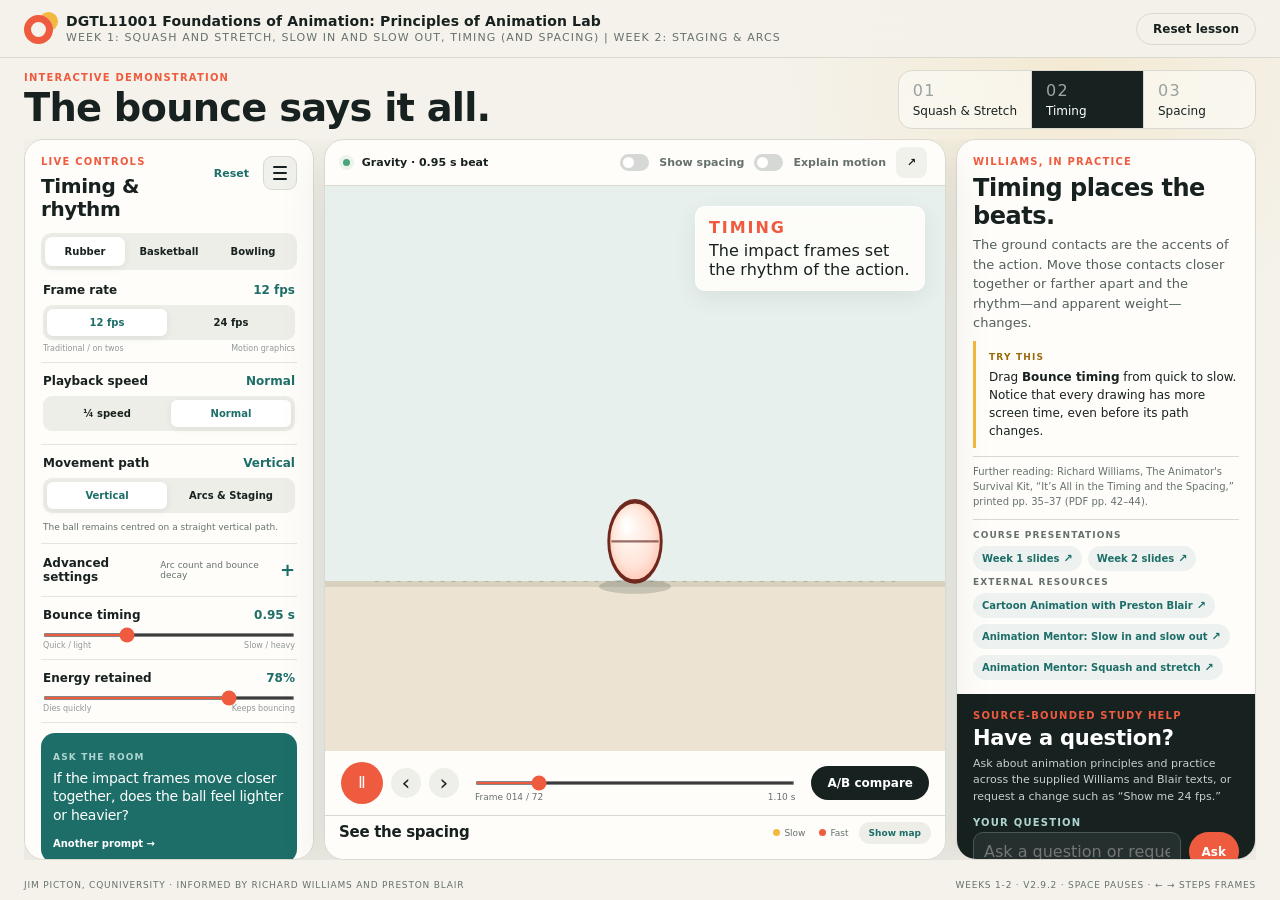
<file: index.html>
<!doctype html>
<html lang="en">
<head>
  <meta charset="utf-8">
  <meta name="viewport" content="width=device-width, initial-scale=1">
  <title>DGTL11001 Foundations of Animation: Principles of Animation Lab</title>
  <meta name="description" content="An interactive teaching utility for timing, spacing, slow in and out, and squash and stretch.">
  <link rel="stylesheet" href="styles.css">
</head>
<body>
  <header class="topbar">
    <div class="brand">
      <span class="brand-mark" aria-hidden="true"></span>
      <div><strong>DGTL11001 Foundations of Animation: Principles of Animation Lab</strong><span>Week 1: Squash and Stretch, Slow In and Slow Out, Timing (and Spacing) | Week 2: Staging &amp; Arcs</span></div>
    </div>
    <button class="button ghost" id="resetAll">Reset lesson</button>
  </header>

  <main>
    <section class="intro">
      <p class="eyebrow">Interactive demonstration</p>
      <h1>The bounce says it all.</h1>
      <p class="lede">Change one principle at a time. Watch the motion, pause on a frame, then reveal the spacing that created it.</p>
      <div class="principle-tabs" role="tablist" aria-label="Teaching focus">
        <button class="tab" data-focus="squash">01 <span>Squash &amp; Stretch</span></button>
        <button class="tab active" data-focus="timing">02 <span>Timing</span></button>
        <button class="tab" data-focus="spacing">03 <span>Spacing</span></button>
      </div>
    </section>

    <div class="workspace-grid" id="workspaceGrid">
    <section class="lab-grid">
      <div class="stage-card" id="stageCard">
        <div class="stage-toolbar">
          <div>
            <span class="status-dot"></span>
            <span id="motionLabel">Natural bounce</span>
          </div>
          <div class="toolbar-actions">
            <label class="toggle"><input type="checkbox" id="onionToggle"><span></span>Show spacing</label>
            <label class="toggle"><input type="checkbox" id="explainToggle"><span></span>Explain motion</label>
            <button class="icon-button" id="fullscreenBtn" aria-label="Expand stage" title="Expand stage">↗</button>
          </div>
        </div>
        <div class="canvas-wrap" id="canvasWrap">
          <canvas id="stage" aria-label="Animated bouncing ball demonstration"></canvas>
          <div class="stage-note" id="stageNote"><strong>Timing</strong><span>The impact frames set the rhythm of the action.</span></div>
        </div>
        <div class="transport">
          <button class="play-button" id="playBtn" aria-label="Pause animation">Ⅱ</button>
          <button class="step-button" id="prevFrame" aria-label="Previous frame">‹</button>
          <button class="step-button" id="nextFrame" aria-label="Next frame">›</button>
          <div class="scrubber-wrap">
            <input id="scrubber" type="range" min="0" max="143" value="0" aria-label="Animation frame">
            <div class="scrubber-meta"><span id="frameReadout">Frame 001 / 144</span><span id="timeReadout">0.00 s</span></div>
          </div>
          <button class="button compare" id="compareBtn">A/B compare</button>
        </div>
        <article class="spacing-card embedded-spacing drawer-collapsed" id="spacingDrawer">
          <div class="card-heading"><div><p class="eyebrow">Frame map</p><h2>See the spacing</h2></div><div class="drawer-actions"><div class="legend"><span><i class="dot slow"></i>Slow</span><span><i class="dot fast"></i>Fast</span></div><button class="drawer-toggle" id="spacingDrawerToggle" aria-expanded="false" aria-controls="spacingContent">Show map</button></div></div>
          <div class="spacing-content" id="spacingContent">
            <canvas id="spacingMap" aria-label="Diagram of sequential ball positions"></canvas>
            <p class="caption">Close positions read as slow movement. Wide gaps read as fast movement. The frame rate has not changed.</p>
          </div>
        </article>
      </div>

      <aside class="controls-card" id="controlsCard">
        <div class="panel-heading"><div class="control-heading-copy"><p class="eyebrow">Live controls</p><h2 id="controlTitle">Timing & rhythm</h2></div><div class="panel-actions"><button class="text-button" id="resetFocus">Reset</button><button class="dock-button" id="controlsDockToggle" aria-label="Collapse live controls" aria-expanded="true" title="Collapse live controls"><span></span><span></span><span></span></button></div></div>

        <div class="preset-row" aria-label="Material presets">
          <button class="preset active" data-preset="rubber">Rubber</button>
          <button class="preset" data-preset="basketball">Basketball</button>
          <button class="preset" data-preset="bowling">Bowling</button>
        </div>

        <div class="control-group always-visible">
          <label><span>Frame rate</span><output id="fpsOut">12 fps</output></label>
          <div class="choice-row" aria-label="Frame rate">
            <button class="choice active" data-fps="12">12 fps</button>
            <button class="choice" data-fps="24">24 fps</button>
          </div>
          <div class="range-labels"><span>Traditional / on twos</span><span>Motion graphics</span></div>
        </div>
        <div class="control-group always-visible">
          <label><span>Playback speed</span><output id="speedOut">Normal</output></label>
          <div class="choice-row" aria-label="Playback speed">
            <button class="choice" data-speed="0.25">¼ speed</button>
            <button class="choice active" data-speed="1">Normal</button>
          </div>
        </div>
        <div class="control-group always-visible">
          <label><span>Movement path</span><output id="pathOut">Vertical</output></label>
          <div class="choice-row" aria-label="Movement path">
            <button class="choice active" data-path="vertical">Vertical</button>
            <button class="choice" data-path="arc">Arcs &amp; Staging</button>
          </div>
          <p class="control-help" id="pathHelp">Drag the three path points on the stage to set the contacts and apex.</p>
        </div>
        <details class="advanced-controls" id="advancedControls">
          <summary><span>Advanced settings</span><small>Arc count and bounce decay</small></summary>
        <div class="control-group always-visible hidden" id="arcCountGroup">
          <label for="arcCount"><span>Arc bounces</span><output id="arcCountOut">3</output></label>
          <input id="arcCount" type="range" min="1" max="6" step="1" value="3">
          <div class="range-labels"><span>Single arc</span><span>Six bounces</span></div>
          <p class="control-help">Each generated arc retains the selected percentage of energy.</p>
        </div>
        <div class="control-group always-visible" id="verticalLoopGroup">
          <label><span>Vertical bounce</span><output id="loopOut">Constant</output></label>
          <div class="choice-row" aria-label="Vertical bounce behaviour">
            <button class="choice" data-loop="decay">Decay</button>
            <button class="choice active" data-loop="constant">Constant height</button>
          </div>
          <p class="control-help">Constant height creates a seamless repeating exercise loop.</p>
        </div>
        </details>

        <div class="control-group" data-groups="timing">
          <label for="tempo"><span>Bounce timing</span><output id="tempoOut">0.95 s</output></label>
          <input id="tempo" type="range" min="0.55" max="1.8" step="0.05" value="0.95">
          <div class="range-labels"><span>Quick / light</span><span>Slow / heavy</span></div>
        </div>
        <div class="control-group" data-groups="timing spacing">
          <label for="decay"><span>Energy retained</span><output id="decayOut">78%</output></label>
          <input id="decay" type="range" min="35" max="92" step="1" value="78">
          <div class="range-labels"><span>Dies quickly</span><span>Keeps bouncing</span></div>
        </div>
        <div class="control-group" data-groups="spacing">
          <label for="spacing"><span>Spacing model</span><output id="spacingOut">Gravity</output></label>
          <input id="spacing" type="range" min="0" max="2" step="1" value="2">
          <div class="segmented-labels"><span>Even</span><span>Soft</span><span>Gravity</span></div>
        </div>
        <div class="control-group" data-groups="squash">
          <label for="squash"><span>Squash & stretch</span><output id="squashOut">48%</output></label>
          <input id="squash" type="range" min="0" max="80" step="1" value="48">
          <div class="range-labels"><span>Rigid</span><span>Elastic</span></div>
        </div>
        <div class="control-group" data-groups="squash">
          <label for="impact"><span>Impact duration</span><output id="impactOut">4 fr</output></label>
          <input id="impact" type="range" min="1" max="8" step="1" value="4">
          <div class="range-labels"><span>Snappy</span><span>Soft</span></div>
        </div>

        <div class="question-card"><span>Ask the room</span><p id="promptText">If the impact frames stay fixed, what can spacing alone change?</p><button id="newPrompt">Another prompt →</button></div>
      </aside>
    </section>

    <section class="readout-grid">
      <article class="lesson-card">
        <p class="eyebrow">Williams, in practice</p>
        <h2 id="lessonTitle">Timing places the beats.</h2>
        <p id="lessonCopy">The ground contacts are the accents of the action. Move those contacts closer together or farther apart and the rhythm—and apparent weight—changes.</p>
        <div class="lesson-callout"><span>Try this</span><p id="tryThis">Drag <b>Bounce timing</b> from quick to slow. Notice that every drawing has more screen time, even before its path changes.</p></div>
        <p class="source-note" id="sourceNote">Further reading: Richard Williams, <cite>The Animator's Survival Kit</cite>, “It’s All in the Timing and the Spacing,” printed pp. 35–37.</p>
        <nav class="course-resources" aria-label="Course presentations">
          <span>Course presentations</span>
          <a href="https://docs.google.com/presentation/d/1iBo5OyaN4sjvoCp92qWSaAlMNOlbYj4q3wPBBEreIAo/edit?slide=id.gc6f73a04f_0_0#slide=id.gc6f73a04f_0_0" target="_blank" rel="noopener">Week 1 slides <b>↗</b></a>
          <a href="https://docs.google.com/presentation/d/148BvL4nyMlw9BvBBL7QyGmwcDrSj25bIpliIRhYz2Uc/edit?slide=id.gb1fca5a94a_0_56#slide=id.gb1fca5a94a_0_56" target="_blank" rel="noopener">Week 2 slides <b>↗</b></a>
          <span>External Resources</span>
          <a href="https://www.oreilly.com/library/view/cartoon-animation-with/9781633228917/" target="_blank" rel="noopener">Cartoon Animation with Preston Blair <b>↗</b></a>
          <a href="https://www.animationmentor.com/blog/slow-in-and-slow-out-the-12-basic-principles-of-animation/" target="_blank" rel="noopener">Animation Mentor: Slow in and slow out <b>↗</b></a>
          <a href="https://www.animationmentor.com/blog/squash-and-stretch-the-12-basic-principles-of-animation/page/25/?et_blog=&amp;targetCategory=All" target="_blank" rel="noopener">Animation Mentor: Squash and stretch <b>↗</b></a>
        </nav>
        <div class="integrated-question" aria-labelledby="questionTitle">
          <p class="eyebrow">Source-bounded study help</p>
          <h3 id="questionTitle">Have a question?</h3>
          <p>Ask about animation principles and practice across the supplied Williams and Blair texts, or request a change such as “Show me 24 fps.”</p>
          <form class="question-form" id="studentQuestionForm">
            <label for="studentQuestion">Your question</label>
            <div class="question-entry">
              <input id="studentQuestion" type="text" autocomplete="off" placeholder="Ask a question or request a change…" required>
              <button class="button" type="submit">Ask</button>
            </div>
            <div class="source-answer hidden" id="sourceAnswer" aria-live="polite">
              <strong>Williams and Blair answers</strong>
              <span>I can explain principles from both supplied books and adjust recognised animation settings.</span>
              <div class="answer-resources" id="answerResources"></div>
            </div>
          </form>
        </div>
      </article>
    </section>
    </div>
  </main>

  <footer><span>Jim Picton, CQUniversity · Informed by Richard Williams and Preston Blair</span><span>Weeks 1-2 · v2.9.2 · Space pauses · ← → steps frames</span></footer>
  <script src="study-help.js?v=1.0.0"></script>
  <script src="app.js?v=2.9.2"></script>
</body>
</html>
</file>
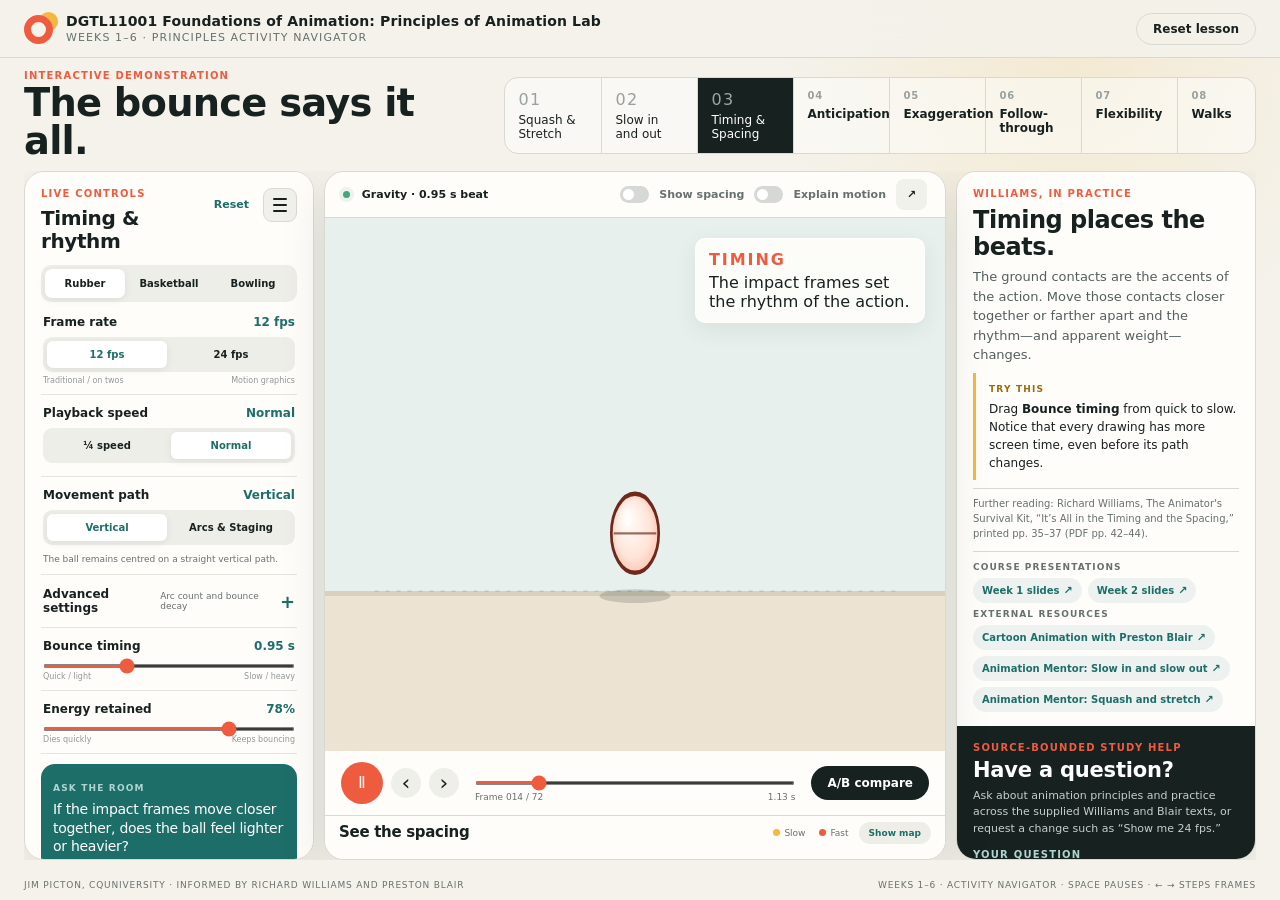
<file: activities.html>
<!doctype html>
<html lang="en">
<head>
  <meta charset="utf-8">
  <meta name="viewport" content="width=device-width, initial-scale=1">
  <title>DGTL11001 Foundations of Animation: Principles of Animation Lab</title>
  <meta name="description" content="An interactive teaching utility for timing, spacing, slow in and out, and squash and stretch.">
  <link rel="stylesheet" href="styles.css">
  <link rel="stylesheet" href="activities.css">
</head>
<body class="activities-page">
  <header class="topbar">
    <div class="brand">
      <span class="brand-mark" aria-hidden="true"></span>
      <div><strong>DGTL11001 Foundations of Animation: Principles of Animation Lab</strong><span>Weeks 1–6 · Principles activity navigator</span></div>
    </div>
    <button class="button ghost" id="resetAll">Reset lesson</button>
  </header>

  <main>
    <section class="intro">
      <p class="eyebrow">Interactive demonstration</p>
      <h1>The bounce says it all.</h1>
      <p class="lede">Change one principle at a time. Watch the motion, pause on a frame, then reveal the spacing that created it.</p>
      <nav class="principle-tabs activity-tabs" aria-label="Weeks 1 to 5 activities">
        <button class="tab" data-focus="squash">01 <span>Squash &amp; Stretch</span></button>
        <button class="tab" data-focus="spacing">02 <span>Slow in and out</span></button>
        <button class="tab active" data-focus="timing">03 <span>Timing &amp; Spacing</span></button>
        <a class="activity-link" href="week3.html?focus=anticipation">04 <span>Anticipation</span></a>
        <a class="activity-link" href="week3.html?focus=exaggeration">05 <span>Exaggeration</span></a>
        <a class="activity-link" href="week4.html?focus=follow">06 <span>Follow-through</span></a>
        <a class="activity-link" href="week5.html?focus=arc">07 <span>Flexibility</span></a>
        <a class="activity-link" href="week6.html?focus=contact">08 <span>Walks</span></a>
      </nav>
    </section>

    <div class="workspace-grid" id="workspaceGrid">
    <section class="lab-grid">
      <div class="stage-card" id="stageCard">
        <div class="stage-toolbar">
          <div>
            <span class="status-dot"></span>
            <span id="motionLabel">Natural bounce</span>
          </div>
          <div class="toolbar-actions">
            <label class="toggle"><input type="checkbox" id="onionToggle"><span></span>Show spacing</label>
            <label class="toggle"><input type="checkbox" id="explainToggle"><span></span>Explain motion</label>
            <button class="icon-button" id="fullscreenBtn" aria-label="Expand stage" title="Expand stage">↗</button>
          </div>
        </div>
        <div class="canvas-wrap" id="canvasWrap">
          <canvas id="stage" aria-label="Animated bouncing ball demonstration"></canvas>
          <div class="stage-note" id="stageNote"><strong>Timing</strong><span>The impact frames set the rhythm of the action.</span></div>
        </div>
        <div class="transport">
          <button class="play-button" id="playBtn" aria-label="Pause animation">Ⅱ</button>
          <button class="step-button" id="prevFrame" aria-label="Previous frame">‹</button>
          <button class="step-button" id="nextFrame" aria-label="Next frame">›</button>
          <div class="scrubber-wrap">
            <input id="scrubber" type="range" min="0" max="143" value="0" aria-label="Animation frame">
            <div class="scrubber-meta"><span id="frameReadout">Frame 001 / 144</span><span id="timeReadout">0.00 s</span></div>
          </div>
          <button class="button compare" id="compareBtn">A/B compare</button>
        </div>
        <article class="spacing-card embedded-spacing drawer-collapsed" id="spacingDrawer">
          <div class="card-heading"><div><p class="eyebrow">Frame map</p><h2>See the spacing</h2></div><div class="drawer-actions"><div class="legend"><span><i class="dot slow"></i>Slow</span><span><i class="dot fast"></i>Fast</span></div><button class="drawer-toggle" id="spacingDrawerToggle" aria-expanded="false" aria-controls="spacingContent">Show map</button></div></div>
          <div class="spacing-content" id="spacingContent">
            <canvas id="spacingMap" aria-label="Diagram of sequential ball positions"></canvas>
            <p class="caption">Close positions read as slow movement. Wide gaps read as fast movement. The frame rate has not changed.</p>
          </div>
        </article>
      </div>

      <aside class="controls-card" id="controlsCard">
        <div class="panel-heading"><div class="control-heading-copy"><p class="eyebrow">Live controls</p><h2 id="controlTitle">Timing & rhythm</h2></div><div class="panel-actions"><button class="text-button" id="resetFocus">Reset</button><button class="dock-button" id="controlsDockToggle" aria-label="Collapse live controls" aria-expanded="true" title="Collapse live controls"><span></span><span></span><span></span></button></div></div>

        <div class="preset-row" aria-label="Material presets">
          <button class="preset active" data-preset="rubber">Rubber</button>
          <button class="preset" data-preset="basketball">Basketball</button>
          <button class="preset" data-preset="bowling">Bowling</button>
        </div>

        <div class="control-group always-visible">
          <label><span>Frame rate</span><output id="fpsOut">12 fps</output></label>
          <div class="choice-row" aria-label="Frame rate">
            <button class="choice active" data-fps="12">12 fps</button>
            <button class="choice" data-fps="24">24 fps</button>
          </div>
          <div class="range-labels"><span>Traditional / on twos</span><span>Motion graphics</span></div>
        </div>
        <div class="control-group always-visible">
          <label><span>Playback speed</span><output id="speedOut">Normal</output></label>
          <div class="choice-row" aria-label="Playback speed">
            <button class="choice" data-speed="0.25">¼ speed</button>
            <button class="choice active" data-speed="1">Normal</button>
          </div>
        </div>
        <div class="control-group always-visible">
          <label><span>Movement path</span><output id="pathOut">Vertical</output></label>
          <div class="choice-row" aria-label="Movement path">
            <button class="choice active" data-path="vertical">Vertical</button>
            <button class="choice" data-path="arc">Arcs &amp; Staging</button>
          </div>
          <p class="control-help" id="pathHelp">Drag the three path points on the stage to set the contacts and apex.</p>
        </div>
        <details class="advanced-controls" id="advancedControls">
          <summary><span>Advanced settings</span><small>Arc count and bounce decay</small></summary>
        <div class="control-group always-visible hidden" id="arcCountGroup">
          <label for="arcCount"><span>Arc bounces</span><output id="arcCountOut">3</output></label>
          <input id="arcCount" type="range" min="1" max="6" step="1" value="3">
          <div class="range-labels"><span>Single arc</span><span>Six bounces</span></div>
          <p class="control-help">Each generated arc retains the selected percentage of energy.</p>
        </div>
        <div class="control-group always-visible" id="verticalLoopGroup">
          <label><span>Vertical bounce</span><output id="loopOut">Constant</output></label>
          <div class="choice-row" aria-label="Vertical bounce behaviour">
            <button class="choice" data-loop="decay">Decay</button>
            <button class="choice active" data-loop="constant">Constant height</button>
          </div>
          <p class="control-help">Constant height creates a seamless repeating exercise loop.</p>
        </div>
        </details>

        <div class="control-group" data-groups="timing">
          <label for="tempo"><span>Bounce timing</span><output id="tempoOut">0.95 s</output></label>
          <input id="tempo" type="range" min="0.55" max="1.8" step="0.05" value="0.95">
          <div class="range-labels"><span>Quick / light</span><span>Slow / heavy</span></div>
        </div>
        <div class="control-group" data-groups="timing spacing">
          <label for="decay"><span>Energy retained</span><output id="decayOut">78%</output></label>
          <input id="decay" type="range" min="35" max="92" step="1" value="78">
          <div class="range-labels"><span>Dies quickly</span><span>Keeps bouncing</span></div>
        </div>
        <div class="control-group" data-groups="spacing">
          <label for="spacing"><span>Spacing model</span><output id="spacingOut">Gravity</output></label>
          <input id="spacing" type="range" min="0" max="2" step="1" value="2">
          <div class="segmented-labels"><span>Even</span><span>Soft</span><span>Gravity</span></div>
        </div>
        <div class="control-group" data-groups="squash">
          <label for="squash"><span>Squash & stretch</span><output id="squashOut">48%</output></label>
          <input id="squash" type="range" min="0" max="80" step="1" value="48">
          <div class="range-labels"><span>Rigid</span><span>Elastic</span></div>
        </div>
        <div class="control-group" data-groups="squash">
          <label for="impact"><span>Impact duration</span><output id="impactOut">4 fr</output></label>
          <input id="impact" type="range" min="1" max="8" step="1" value="4">
          <div class="range-labels"><span>Snappy</span><span>Soft</span></div>
        </div>

        <div class="question-card"><span>Ask the room</span><p id="promptText">If the impact frames stay fixed, what can spacing alone change?</p><button id="newPrompt">Another prompt →</button></div>
      </aside>
    </section>

    <section class="readout-grid">
      <article class="lesson-card">
        <p class="eyebrow">Williams, in practice</p>
        <h2 id="lessonTitle">Timing places the beats.</h2>
        <p id="lessonCopy">The ground contacts are the accents of the action. Move those contacts closer together or farther apart and the rhythm—and apparent weight—changes.</p>
        <div class="lesson-callout"><span>Try this</span><p id="tryThis">Drag <b>Bounce timing</b> from quick to slow. Notice that every drawing has more screen time, even before its path changes.</p></div>
        <p class="source-note" id="sourceNote">Further reading: Richard Williams, <cite>The Animator's Survival Kit</cite>, “It’s All in the Timing and the Spacing,” printed pp. 35–37.</p>
        <nav class="course-resources" aria-label="Course presentations">
          <span>Course presentations</span>
          <a href="https://docs.google.com/presentation/d/1iBo5OyaN4sjvoCp92qWSaAlMNOlbYj4q3wPBBEreIAo/edit?slide=id.gc6f73a04f_0_0#slide=id.gc6f73a04f_0_0" target="_blank" rel="noopener">Week 1 slides <b>↗</b></a>
          <a href="https://docs.google.com/presentation/d/148BvL4nyMlw9BvBBL7QyGmwcDrSj25bIpliIRhYz2Uc/edit?slide=id.gb1fca5a94a_0_56#slide=id.gb1fca5a94a_0_56" target="_blank" rel="noopener">Week 2 slides <b>↗</b></a>
          <span>External Resources</span>
          <a href="https://www.oreilly.com/library/view/cartoon-animation-with/9781633228917/" target="_blank" rel="noopener">Cartoon Animation with Preston Blair <b>↗</b></a>
          <a href="https://www.animationmentor.com/blog/slow-in-and-slow-out-the-12-basic-principles-of-animation/" target="_blank" rel="noopener">Animation Mentor: Slow in and slow out <b>↗</b></a>
          <a href="https://www.animationmentor.com/blog/squash-and-stretch-the-12-basic-principles-of-animation/page/25/?et_blog=&amp;targetCategory=All" target="_blank" rel="noopener">Animation Mentor: Squash and stretch <b>↗</b></a>
        </nav>
        <div class="integrated-question" aria-labelledby="questionTitle">
          <p class="eyebrow">Source-bounded study help</p>
          <h3 id="questionTitle">Have a question?</h3>
          <p>Ask about animation principles and practice across the supplied Williams and Blair texts, or request a change such as “Show me 24 fps.”</p>
          <form class="question-form" id="studentQuestionForm">
            <label for="studentQuestion">Your question</label>
            <div class="question-entry">
              <input id="studentQuestion" type="text" autocomplete="off" placeholder="Ask a question or request a change…" required>
              <button class="button" type="submit">Ask</button>
            </div>
            <div class="source-answer hidden" id="sourceAnswer" aria-live="polite">
              <strong>Williams and Blair answers</strong>
              <span>I can explain principles from both supplied books and adjust recognised animation settings.</span>
              <div class="answer-resources" id="answerResources"></div>
            </div>
          </form>
        </div>
      </article>
    </section>
    </div>
  </main>

  <footer><span>Jim Picton, CQUniversity · Informed by Richard Williams and Preston Blair</span><span>Weeks 1–6 · Activity navigator · Space pauses · ← → steps frames</span></footer>
  <script src="study-help.js?v=1.0.0"></script>
  <script src="app.js?v=2.9.2"></script>
</body>
</html>
</file>
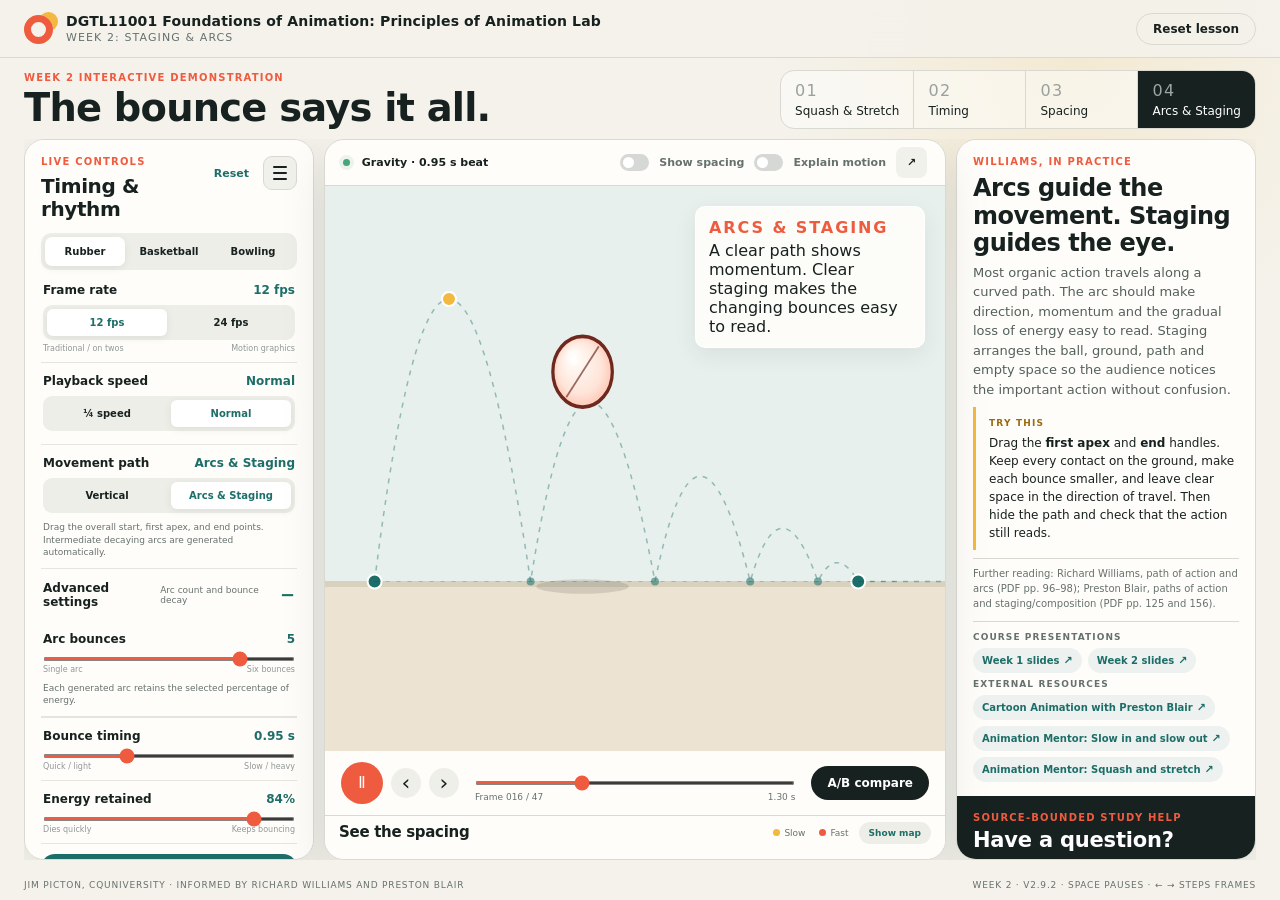
<file: week2.html>
<!doctype html>
<html lang="en">
<head>
  <meta charset="utf-8">
  <meta name="viewport" content="width=device-width, initial-scale=1">
  <title>Week 2 · Staging &amp; Arcs — Principles of Animation Lab</title>
  <meta name="description" content="A Week 2 interactive teaching utility for staging, movement arcs, spacing and decaying bounces.">
  <link rel="stylesheet" href="styles.css">
</head>
<body class="week2-page">
  <header class="topbar">
    <div class="brand">
      <span class="brand-mark" aria-hidden="true"></span>
      <div><strong>DGTL11001 Foundations of Animation: Principles of Animation Lab</strong><span>Week 2: Staging &amp; Arcs</span></div>
    </div>
    <button class="button ghost" id="resetAll">Reset lesson</button>
  </header>

  <main>
    <section class="intro">
      <p class="eyebrow">Week 2 interactive demonstration</p>
      <h1>The bounce says it all.</h1>
      <p class="lede">Change one principle at a time. Watch the motion, pause on a frame, then reveal the spacing that created it.</p>
      <div class="principle-tabs" role="tablist" aria-label="Teaching focus">
        <button class="tab" data-focus="squash">01 <span>Squash &amp; Stretch</span></button>
        <button class="tab active" data-focus="timing">02 <span>Timing</span></button>
        <button class="tab" data-focus="spacing">03 <span>Spacing</span></button>
        <button class="tab" id="week2ArcsTab">04 <span>Arcs &amp; Staging</span></button>
      </div>
    </section>

    <div class="workspace-grid" id="workspaceGrid">
    <section class="lab-grid">
      <div class="stage-card" id="stageCard">
        <div class="stage-toolbar">
          <div>
            <span class="status-dot"></span>
            <span id="motionLabel">Natural bounce</span>
          </div>
          <div class="toolbar-actions">
            <label class="toggle"><input type="checkbox" id="onionToggle"><span></span>Show spacing</label>
            <label class="toggle"><input type="checkbox" id="explainToggle"><span></span>Explain motion</label>
            <button class="icon-button" id="fullscreenBtn" aria-label="Expand stage" title="Expand stage">↗</button>
          </div>
        </div>
        <div class="canvas-wrap" id="canvasWrap">
          <canvas id="stage" aria-label="Animated bouncing ball demonstration"></canvas>
          <div class="stage-note" id="stageNote"><strong>Timing</strong><span>The impact frames set the rhythm of the action.</span></div>
        </div>
        <div class="transport">
          <button class="play-button" id="playBtn" aria-label="Pause animation">Ⅱ</button>
          <button class="step-button" id="prevFrame" aria-label="Previous frame">‹</button>
          <button class="step-button" id="nextFrame" aria-label="Next frame">›</button>
          <div class="scrubber-wrap">
            <input id="scrubber" type="range" min="0" max="143" value="0" aria-label="Animation frame">
            <div class="scrubber-meta"><span id="frameReadout">Frame 001 / 144</span><span id="timeReadout">0.00 s</span></div>
          </div>
          <button class="button compare" id="compareBtn">A/B compare</button>
        </div>
        <article class="spacing-card embedded-spacing drawer-collapsed" id="spacingDrawer">
          <div class="card-heading"><div><p class="eyebrow">Frame map</p><h2>See the spacing</h2></div><div class="drawer-actions"><div class="legend"><span><i class="dot slow"></i>Slow</span><span><i class="dot fast"></i>Fast</span></div><button class="drawer-toggle" id="spacingDrawerToggle" aria-expanded="false" aria-controls="spacingContent">Show map</button></div></div>
          <div class="spacing-content" id="spacingContent">
            <canvas id="spacingMap" aria-label="Diagram of sequential ball positions"></canvas>
            <p class="caption">Close positions read as slow movement. Wide gaps read as fast movement. The frame rate has not changed.</p>
          </div>
        </article>
      </div>

      <aside class="controls-card" id="controlsCard">
        <div class="panel-heading"><div class="control-heading-copy"><p class="eyebrow">Live controls</p><h2 id="controlTitle">Timing & rhythm</h2></div><div class="panel-actions"><button class="text-button" id="resetFocus">Reset</button><button class="dock-button" id="controlsDockToggle" aria-label="Collapse live controls" aria-expanded="true" title="Collapse live controls"><span></span><span></span><span></span></button></div></div>

        <div class="preset-row" aria-label="Material presets">
          <button class="preset active" data-preset="rubber">Rubber</button>
          <button class="preset" data-preset="basketball">Basketball</button>
          <button class="preset" data-preset="bowling">Bowling</button>
        </div>

        <div class="control-group always-visible">
          <label><span>Frame rate</span><output id="fpsOut">12 fps</output></label>
          <div class="choice-row" aria-label="Frame rate">
            <button class="choice active" data-fps="12">12 fps</button>
            <button class="choice" data-fps="24">24 fps</button>
          </div>
          <div class="range-labels"><span>Traditional / on twos</span><span>Motion graphics</span></div>
        </div>
        <div class="control-group always-visible">
          <label><span>Playback speed</span><output id="speedOut">Normal</output></label>
          <div class="choice-row" aria-label="Playback speed">
            <button class="choice" data-speed="0.25">¼ speed</button>
            <button class="choice active" data-speed="1">Normal</button>
          </div>
        </div>
        <div class="control-group always-visible">
          <label><span>Movement path</span><output id="pathOut">Vertical</output></label>
          <div class="choice-row" aria-label="Movement path">
            <button class="choice active" data-path="vertical">Vertical</button>
            <button class="choice" data-path="arc">Arcs &amp; Staging</button>
          </div>
          <p class="control-help" id="pathHelp">Drag the three path points on the stage to set the contacts and apex.</p>
        </div>
        <details class="advanced-controls" id="advancedControls">
          <summary><span>Advanced settings</span><small>Arc count and bounce decay</small></summary>
        <div class="control-group always-visible hidden" id="arcCountGroup">
          <label for="arcCount"><span>Arc bounces</span><output id="arcCountOut">3</output></label>
          <input id="arcCount" type="range" min="1" max="6" step="1" value="3">
          <div class="range-labels"><span>Single arc</span><span>Six bounces</span></div>
          <p class="control-help">Each generated arc retains the selected percentage of energy.</p>
        </div>
        <div class="control-group always-visible" id="verticalLoopGroup">
          <label><span>Vertical bounce</span><output id="loopOut">Constant</output></label>
          <div class="choice-row" aria-label="Vertical bounce behaviour">
            <button class="choice" data-loop="decay">Decay</button>
            <button class="choice active" data-loop="constant">Constant height</button>
          </div>
          <p class="control-help">Constant height creates a seamless repeating exercise loop.</p>
        </div>
        </details>

        <div class="control-group" data-groups="timing">
          <label for="tempo"><span>Bounce timing</span><output id="tempoOut">0.95 s</output></label>
          <input id="tempo" type="range" min="0.55" max="1.8" step="0.05" value="0.95">
          <div class="range-labels"><span>Quick / light</span><span>Slow / heavy</span></div>
        </div>
        <div class="control-group" data-groups="timing spacing">
          <label for="decay"><span>Energy retained</span><output id="decayOut">78%</output></label>
          <input id="decay" type="range" min="35" max="92" step="1" value="78">
          <div class="range-labels"><span>Dies quickly</span><span>Keeps bouncing</span></div>
        </div>
        <div class="control-group" data-groups="spacing">
          <label for="spacing"><span>Spacing model</span><output id="spacingOut">Gravity</output></label>
          <input id="spacing" type="range" min="0" max="2" step="1" value="2">
          <div class="segmented-labels"><span>Even</span><span>Soft</span><span>Gravity</span></div>
        </div>
        <div class="control-group" data-groups="squash">
          <label for="squash"><span>Squash & stretch</span><output id="squashOut">48%</output></label>
          <input id="squash" type="range" min="0" max="80" step="1" value="48">
          <div class="range-labels"><span>Rigid</span><span>Elastic</span></div>
        </div>
        <div class="control-group" data-groups="squash">
          <label for="impact"><span>Impact duration</span><output id="impactOut">4 fr</output></label>
          <input id="impact" type="range" min="1" max="8" step="1" value="4">
          <div class="range-labels"><span>Snappy</span><span>Soft</span></div>
        </div>

        <div class="question-card"><span>Ask the room</span><p id="promptText">If the impact frames stay fixed, what can spacing alone change?</p><button id="newPrompt">Another prompt →</button></div>
      </aside>
    </section>

    <section class="readout-grid">
      <article class="lesson-card">
        <p class="eyebrow">Williams, in practice</p>
        <h2 id="lessonTitle">Timing places the beats.</h2>
        <p id="lessonCopy">The ground contacts are the accents of the action. Move those contacts closer together or farther apart and the rhythm—and apparent weight—changes.</p>
        <div class="lesson-callout"><span>Try this</span><p id="tryThis">Drag <b>Bounce timing</b> from quick to slow. Notice that every drawing has more screen time, even before its path changes.</p></div>
        <p class="source-note" id="sourceNote">Further reading: Richard Williams, <cite>The Animator's Survival Kit</cite>, “It’s All in the Timing and the Spacing,” printed pp. 35–37.</p>
        <nav class="course-resources" aria-label="Course presentations">
          <span>Course presentations</span>
          <a href="https://docs.google.com/presentation/d/1iBo5OyaN4sjvoCp92qWSaAlMNOlbYj4q3wPBBEreIAo/edit?slide=id.gc6f73a04f_0_0#slide=id.gc6f73a04f_0_0" target="_blank" rel="noopener">Week 1 slides <b>↗</b></a>
          <a href="https://docs.google.com/presentation/d/148BvL4nyMlw9BvBBL7QyGmwcDrSj25bIpliIRhYz2Uc/edit?slide=id.gb1fca5a94a_0_56#slide=id.gb1fca5a94a_0_56" target="_blank" rel="noopener">Week 2 slides <b>↗</b></a>
          <span>External Resources</span>
          <a href="https://www.oreilly.com/library/view/cartoon-animation-with/9781633228917/" target="_blank" rel="noopener">Cartoon Animation with Preston Blair <b>↗</b></a>
          <a href="https://www.animationmentor.com/blog/slow-in-and-slow-out-the-12-basic-principles-of-animation/" target="_blank" rel="noopener">Animation Mentor: Slow in and slow out <b>↗</b></a>
          <a href="https://www.animationmentor.com/blog/squash-and-stretch-the-12-basic-principles-of-animation/page/25/?et_blog=&amp;targetCategory=All" target="_blank" rel="noopener">Animation Mentor: Squash and stretch <b>↗</b></a>
        </nav>
        <div class="integrated-question" aria-labelledby="questionTitle">
          <p class="eyebrow">Source-bounded study help</p>
          <h3 id="questionTitle">Have a question?</h3>
          <p>Ask about animation principles and practice across the supplied Williams and Blair texts, or request a change such as “Show me 24 fps.”</p>
          <form class="question-form" id="studentQuestionForm">
            <label for="studentQuestion">Your question</label>
            <div class="question-entry">
              <input id="studentQuestion" type="text" autocomplete="off" placeholder="Ask a question or request a change…" required>
              <button class="button" type="submit">Ask</button>
            </div>
            <div class="source-answer hidden" id="sourceAnswer" aria-live="polite">
              <strong>Williams and Blair answers</strong>
              <span>I can explain principles from both supplied books and adjust recognised animation settings.</span>
              <div class="answer-resources" id="answerResources"></div>
            </div>
          </form>
        </div>
      </article>
    </section>
    </div>
  </main>

  <footer><span>Jim Picton, CQUniversity · Informed by Richard Williams and Preston Blair</span><span>Week 2 · v2.9.2 · Space pauses · ← → steps frames</span></footer>
  <script src="study-help.js?v=1.0.0"></script>
  <script src="app.js?v=2.9.2"></script>
  <script src="week2-bootstrap.js?v=1.2.0"></script>
</body>
</html>
</file>
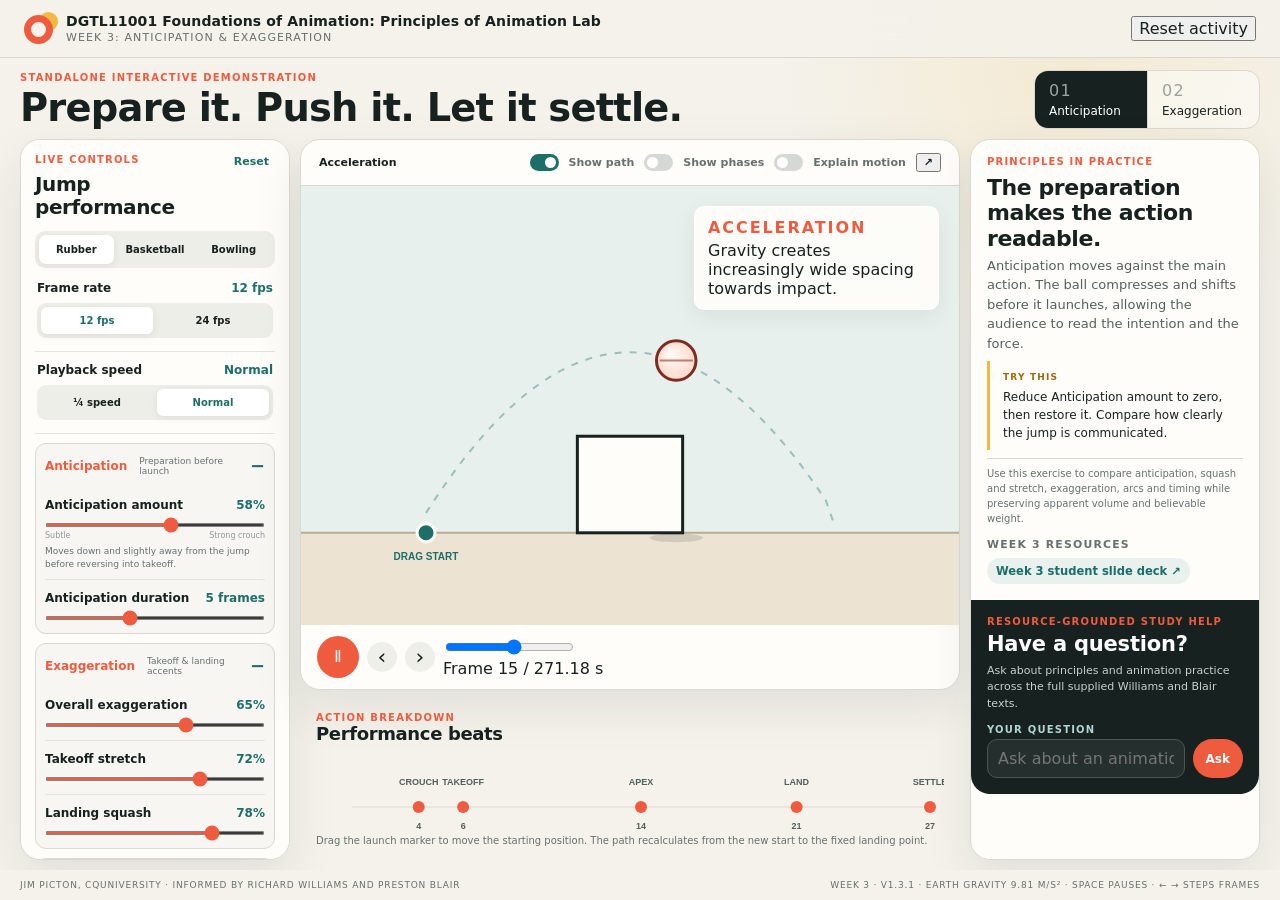
<file: week3.html>
<!doctype html><html lang="en"><head><meta charset="utf-8"><meta name="viewport" content="width=device-width,initial-scale=1"><title>Week 3 · Anticipation and Exaggeration</title><meta name="description" content="An interactive ball jump demonstrating anticipation and exaggeration."><link rel="stylesheet" href="styles.css"><link rel="stylesheet" href="week4.css"><link rel="stylesheet" href="week3.css?v=1.2.2"><script src="activity-focus.js?v=1.0.0"></script></head>
<body class="week4-page week3-page"><header class="topbar"><div class="brand"><span class="brand-mark"></span><div><strong>DGTL11001 Foundations of Animation: Principles of Animation Lab</strong><span>Week 3: Anticipation &amp; Exaggeration</span></div></div><button class="ghost-button" id="resetAll">Reset activity</button></header>
<main><section class="intro week4-intro"><p class="eyebrow">Standalone interactive demonstration</p><h1>Prepare it. Push it. Let it settle.</h1><p class="lede">The preparation tells us a jump is coming. Exaggeration clarifies its force and makes the action easier to read.</p><nav class="principle-tabs"><button class="tab active" data-focus="anticipation">01 <span>Anticipation</span></button><button class="tab" data-focus="exaggeration">02 <span>Exaggeration</span></button></nav></section>
<div class="week4-grid">
<aside class="controls-card week4-controls"><div class="panel-heading"><div><p class="eyebrow">Live controls</p><h2>Jump performance</h2></div><button class="text-button" id="resetControls">Reset</button></div><div class="preset-row"><button class="preset active" data-preset="rubber">Rubber</button><button class="preset" data-preset="basketball">Basketball</button><button class="preset" data-preset="bowling">Bowling</button></div>
<div class="control-group"><label><span>Frame rate</span><output id="fpsOut">12 fps</output></label><div class="choice-row"><button class="choice active" data-fps="12">12 fps</button><button class="choice" data-fps="24">24 fps</button></div></div><div class="control-group"><label><span>Playback speed</span><output id="speedOut">Normal</output></label><div class="choice-row"><button class="choice" data-speed="0.25">¼ speed</button><button class="choice active" data-speed="1">Normal</button></div></div>
<details class="advanced-controls principle-group" open><summary><span>Anticipation</span><small>Preparation before launch</small></summary><div class="control-group"><label for="anticipation"><span>Anticipation amount</span><output id="anticipationOut">58%</output></label><input id="anticipation" type="range" min="0" max="100" value="58"><div class="range-labels"><span>Subtle</span><span>Strong crouch</span></div><p class="control-help">Moves down and slightly away from the jump before reversing into takeoff.</p></div><div class="control-group"><label for="anticipationFrames"><span>Anticipation duration</span><output id="anticipationFramesOut">5 frames</output></label><input id="anticipationFrames" type="range" min="2" max="10" value="5"></div></details>
<details class="advanced-controls principle-group" open><summary><span>Exaggeration</span><small>Takeoff & landing accents</small></summary><div class="control-group"><label for="exaggeration"><span>Overall exaggeration</span><output id="exaggerationOut">65%</output></label><input id="exaggeration" type="range" min="0" max="100" value="65"></div><div class="control-group"><label for="takeoff"><span>Takeoff stretch</span><output id="takeoffOut">72%</output></label><input id="takeoff" type="range" min="0" max="100" value="72"></div><div class="control-group"><label for="landing"><span>Landing squash</span><output id="landingOut">78%</output></label><input id="landing" type="range" min="0" max="100" value="78"></div></details>
<details class="advanced-controls principle-group" open><summary><span>Landing recovery</span><small>Impact recovery</small></summary><div class="control-group"><label for="settle"><span>Landing recovery</span><output id="settleOut">7 frames</output></label><input id="settle" type="range" min="2" max="14" value="7"><div class="range-labels"><span>Quick stop</span><span>Elastic settle</span></div></div></details>
<div class="control-group"><label for="height"><span>Jump height</span><output id="heightOut">66%</output></label><input id="height" type="range" min="40" max="95" value="66"><p class="control-help">The arc clears the box while downward acceleration remains Earth gravity: 9.81 m/s².</p></div></aside>
<section class="stage-card week4-stage"><div class="stage-toolbar"><div class="motion-label"><i></i><strong id="motionLabel">Anticipation</strong></div><div class="toolbar-actions"><label class="toggle"><input type="checkbox" id="pathToggle" checked><span></span>Show path</label><label class="toggle"><input type="checkbox" id="posesToggle"><span></span>Show phases</label><label class="toggle"><input type="checkbox" id="explainToggle"><span></span>Explain motion</label><button class="expand-button" id="fullscreenBtn">↗</button></div></div><div class="canvas-wrap week4-canvas" id="canvasWrap"><canvas id="stage" aria-label="A ball anticipating, jumping over a central box and landing. Drag the launch marker to change the starting position."></canvas><div class="stage-note"><strong id="phaseTitle">ANTICIPATION</strong><span id="phaseNote">The ball compresses before reversing direction into the jump.</span></div></div><div class="transport"><button class="play-button" id="playBtn">Ⅱ</button><button class="step-button" id="prevFrame">‹</button><button class="step-button" id="nextFrame">›</button><div class="scrub-wrap"><input id="scrubber" type="range" min="0" value="0"><div class="scrub-meta"><span id="frameReadout">Frame 01</span><span id="timeReadout">0.00 s</span></div></div></div></section>
<article class="lesson-card week4-lesson"><p class="eyebrow">Principles in practice</p><h2 id="lessonTitle">The preparation makes the action readable.</h2><p id="lessonCopy">Anticipation moves against the main action. The ball compresses and shifts before it launches, allowing the audience to read the intention and the force.</p><div class="lesson-callout"><span>Try this</span><p id="tryThis">Reduce Anticipation amount to zero, then restore it. Compare how clearly the jump is communicated.</p></div><p class="source-note">Use this exercise to compare anticipation, squash and stretch, exaggeration, arcs and timing while preserving apparent volume and believable weight.</p><div class="week4-resources"><span>Week 3 resources</span><a href="https://docs.google.com/presentation/d/1dPYDbWHvat9S3rlIIbXHi5eNtUsvWwaruVwqFdS7-wc/edit?slide=id.gc6f73a04f_0_0#slide=id.gc6f73a04f_0_0" target="_blank" rel="noopener">Week 3 student slide deck ↗</a></div><div class="integrated-question week4-question"><p class="eyebrow">Resource-grounded study help</p><h3>Have a question?</h3><p>Ask about principles and animation practice across the full supplied Williams and Blair texts.</p><form class="question-form" id="week3QuestionForm"><label for="week3Question">Your question</label><div class="question-entry"><input id="week3Question" type="text" autocomplete="off" placeholder="Ask about an animation principle or technique…" required><button class="button" type="submit">Ask</button></div><div class="source-answer hidden" id="week3Answer" aria-live="polite"><strong>Williams and Blair answer</strong><span></span><div class="answer-resources" id="week3AnswerResources"></div></div></form></div></article>
<section class="map-card week4-map-card"><div class="card-heading"><div><p class="eyebrow">Action breakdown</p><h2>Performance beats</h2></div></div><canvas id="actionMap" aria-label="Timing diagram for anticipation, takeoff, apex, landing and recovery"></canvas><p class="caption">Drag the launch marker to move the starting position. The path recalculates from the new start to the fixed landing point.</p></section></div></main><footer><span>Jim Picton, CQUniversity · Informed by Richard Williams and Preston Blair</span><span>Week 3 · v1.3.1 · Earth gravity 9.81 m/s² · Space pauses · ← → steps frames</span></footer><script src="study-help.js?v=1.0.0"></script><script src="week3.js?v=1.3.1"></script><script src="study-help-bindings.js?v=1.0.0"></script></body></html>
</file>
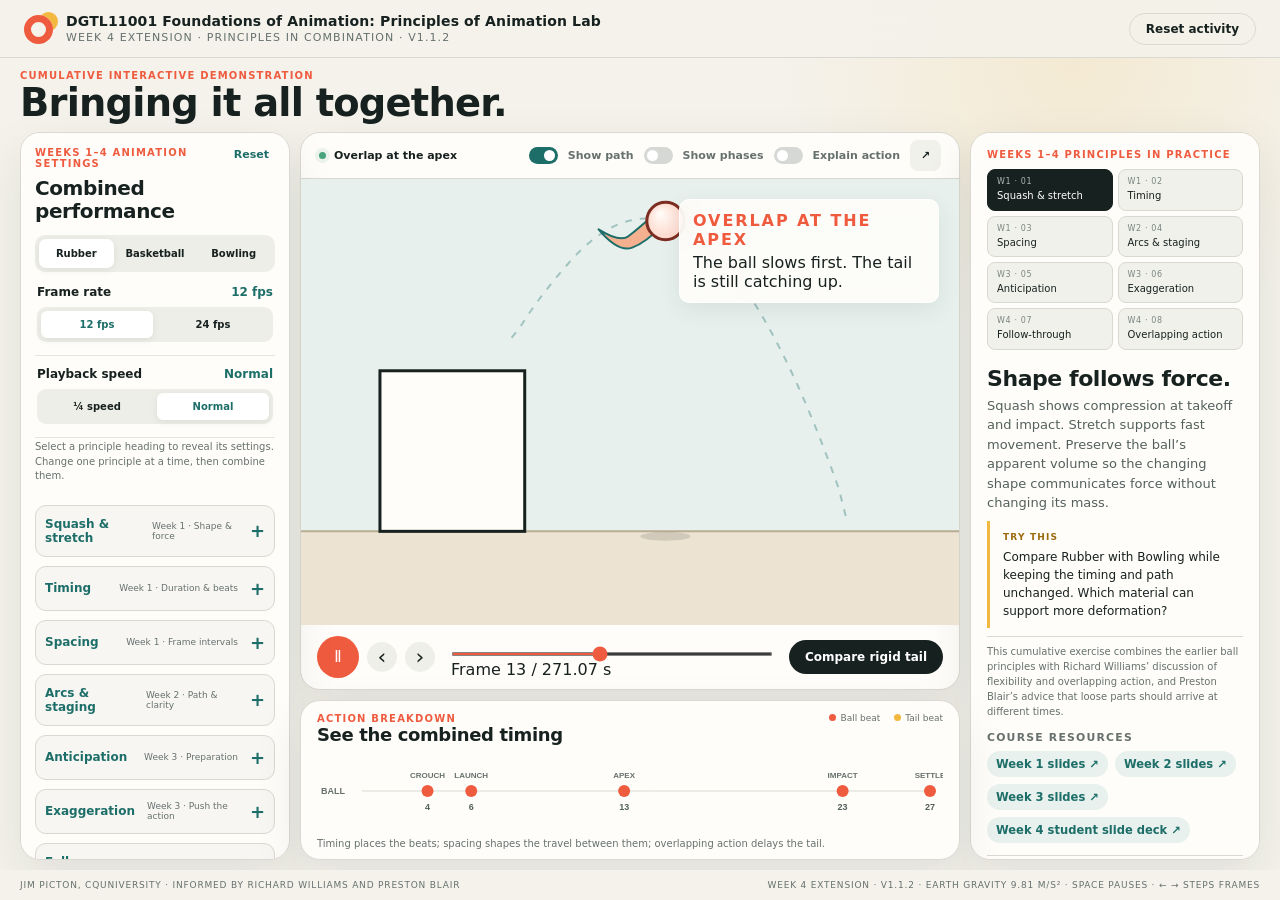
<file: week4-cumulative.html>
<!doctype html>
<html lang="en">
<head>
  <meta charset="utf-8">
  <meta name="viewport" content="width=device-width, initial-scale=1">
  <title>DGTL11001 Week 4 Cumulative Lab — Principles in Combination</title>
  <meta name="description" content="A cumulative Week 4 animation lab combining squash and stretch, timing, spacing, arcs, staging, anticipation, exaggeration, follow-through and overlapping action.">
  <link rel="stylesheet" href="styles.css">
  <link rel="stylesheet" href="week4.css">
  <script src="activity-focus.js?v=1.0.0"></script>
</head>
<body class="week4-page cumulative-week4-page">
  <header class="topbar">
    <div class="brand"><span class="brand-mark" aria-hidden="true"></span><div><strong>DGTL11001 Foundations of Animation: Principles of Animation Lab</strong><span>Week 4 extension · Principles in combination · v1.1.2</span></div></div>
    <button class="button ghost" id="resetAll">Reset activity</button>
  </header>

  <main>
    <section class="intro week4-intro">
      <p class="eyebrow">Cumulative interactive demonstration</p>
      <h1>Bringing it all together.</h1>
      <p class="lede">Experiment with the principles introduced across Weeks 1–4 while the ball and tail complete one staged box jump.</p>
    </section>

    <div class="week4-grid" id="cumulativeGrid">
      <section class="stage-card week4-stage">
        <div class="stage-toolbar">
          <div><span class="status-dot"></span><span id="motionLabel">Anticipation on the box</span></div>
          <div class="toolbar-actions">
            <label class="toggle"><input type="checkbox" id="arcToggle" checked><span></span>Show path</label>
            <label class="toggle"><input type="checkbox" id="onionToggle"><span></span>Show phases</label>
            <label class="toggle"><input type="checkbox" id="explainToggle"><span></span>Explain action</label>
            <button class="icon-button" id="fullscreenBtn" aria-label="Expand stage" title="Expand stage">↗</button>
          </div>
        </div>
        <div class="canvas-wrap week4-canvas" id="canvasWrap">
          <canvas id="stage" aria-label="A ball with a flexible tail using Weeks 1 to 4 principles to leap from a box and land"></canvas>
          <div class="stage-note"><strong id="phaseTitle">ANTICIPATION</strong><span id="phaseNote">The body prepares. The tail has not yet received the full force.</span></div>
        </div>
        <div class="transport">
          <button class="play-button" id="playBtn" aria-label="Pause animation">Ⅱ</button>
          <button class="step-button" id="prevFrame" aria-label="Previous frame">‹</button>
          <button class="step-button" id="nextFrame" aria-label="Next frame">›</button>
          <div class="scrubber-wrap"><input id="scrubber" type="range" min="0" max="35" value="0" aria-label="Animation frame"><div class="scrub-meta"><span id="frameReadout">Frame 01 / 36</span><span id="timeReadout">0.00 s</span></div></div>
          <button class="button compare" id="compareBtn">Compare rigid tail</button>
        </div>
      </section>

      <aside class="controls-card week4-controls cumulative-controls" id="cumulativeControlsPanel">
        <div class="panel-heading"><div class="cumulative-heading-copy"><p class="eyebrow">Weeks 1–4 animation settings</p><h2>Combined performance</h2></div><button class="text-button" id="resetControls">Reset</button></div>
        <div class="preset-row" aria-label="Ball material presets"><button class="preset active" data-preset="rubber">Rubber</button><button class="preset" data-preset="basketball">Basketball</button><button class="preset" data-preset="bowling">Bowling</button></div>
        <div class="control-group"><label><span>Frame rate</span><output id="fpsOut">12 fps</output></label><div class="choice-row"><button class="choice active" data-fps="12">12 fps</button><button class="choice" data-fps="24">24 fps</button></div></div>
        <div class="control-group"><label><span>Playback speed</span><output id="speedOut">Normal</output></label><div class="choice-row"><button class="choice" data-speed="0.25">¼ speed</button><button class="choice active" data-speed="1">Normal</button></div></div>

        <p class="cumulative-intro">Select a principle heading to reveal its settings. Change one principle at a time, then combine them.</p>
        <details class="advanced-controls principle-group cumulative-principles">
          <summary><span>Squash & stretch</span><small>Week 1 · Shape & force</small></summary>
          <div class="control-group"><label for="cumulativeSquash"><span>Squash & stretch</span><output id="cumulativeSquashOut">48%</output></label><input id="cumulativeSquash" type="range" min="0" max="100" value="48"><div class="range-labels"><span>Rigid</span><span>Elastic</span></div></div>
        </details>
        <details class="advanced-controls principle-group cumulative-principles">
          <summary><span>Timing</span><small>Week 1 · Duration & beats</small></summary>
          <div class="control-group"><label for="bounceTiming"><span>Bounce timing</span><output id="bounceTimingOut">0.95 s</output></label><input id="bounceTiming" type="range" min="0.65" max="1.40" step="0.05" value="0.95"><div class="range-labels"><span>Quick</span><span>Slow</span></div></div>
        </details>
        <details class="advanced-controls principle-group cumulative-principles">
          <summary><span>Spacing</span><small>Week 1 · Frame intervals</small></summary>
          <div class="control-group"><label for="spacingModel"><span>Spacing model</span><output id="spacingModelOut">Gravity</output></label><input id="spacingModel" type="range" min="0" max="2" step="1" value="2"><div class="segmented-labels"><span>Even</span><span>Soft</span><span>Gravity</span></div></div>
        </details>
        <details class="advanced-controls principle-group cumulative-principles">
          <summary><span>Arcs & staging</span><small>Week 2 · Path & clarity</small></summary>
          <div class="control-group"><label for="energyRetained"><span>Energy retained</span><output id="energyRetainedOut">84%</output></label><input id="energyRetained" type="range" min="35" max="95" value="84"><div class="range-labels"><span>Stops quickly</span><span>Keeps moving</span></div><p class="control-help">Controls how much movement continues through impact and recovery. This exercise uses one arc, so there is no arc-count control.</p></div>
        </details>
        <details class="advanced-controls principle-group cumulative-principles">
          <summary><span>Anticipation</span><small>Week 3 · Preparation</small></summary>
          <div class="control-group"><label for="anticipationAmount"><span>Anticipation</span><output id="anticipationAmountOut">58%</output></label><input id="anticipationAmount" type="range" min="0" max="100" value="58"><div class="range-labels"><span>Subtle</span><span>Strong preparation</span></div></div>
        </details>
        <details class="advanced-controls principle-group cumulative-principles">
          <summary><span>Exaggeration</span><small>Week 3 · Push the action</small></summary>
          <div class="control-group"><label for="exaggerationAmount"><span>Exaggeration</span><output id="exaggerationAmountOut">65%</output></label><input id="exaggerationAmount" type="range" min="0" max="100" value="65"><div class="range-labels"><span>Restrained</span><span>Pushed</span></div></div>
          <div class="control-group"><label for="height"><span>Jump height / staging</span><output id="heightOut">54%</output></label><input id="height" type="range" min="35" max="90" value="54"><div class="range-labels"><span>Low arc</span><span>High arc</span></div><p class="control-help">Stages the action clearly above the box while Earth gravity remains 9.81 m/s².</p></div>
        </details>
        <details class="advanced-controls principle-group">
          <summary><span>Follow-through</span><small>Week 4 · Continue & settle</small></summary>
          <div class="control-group"><label for="flex"><span>Tail flexibility</span><output id="flexOut">91%</output></label><input id="flex" type="range" min="10" max="100" value="91"><div class="range-labels"><span>Rigid</span><span>Flexible</span></div><p class="control-help">Flexible parts continue moving after the ball changes speed or direction.</p></div>
          <div class="control-group"><label for="settle"><span>Landing settle</span><output id="settleOut">5 frames</output></label><input id="settle" type="range" min="2" max="12" value="5"><div class="range-labels"><span>Quick stop</span><span>Extended follow-through</span></div><p class="control-help">After landing, the tail overshoots, passes through neutral and settles last.</p></div>
        </details>
        <details class="advanced-controls principle-group">
          <summary><span>Overlapping action</span><small>Week 4 · Delay & drag</small></summary>
          <div class="control-group"><label for="delay"><span>Action delay</span><output id="delayOut">3 frames</output></label><input id="delay" type="range" min="0" max="7" value="3"><div class="range-labels"><span>Moves together</span><span>Responds later</span></div><p class="control-help">Separates the primary movement of the ball from the later response of the tail.</p></div>
          <div class="control-group"><label for="overlap"><span>Travelling drag</span><output id="overlapOut">69%</output></label><input id="overlap" type="range" min="0" max="100" value="69"><div class="range-labels"><span>Tracks the ball</span><span>Strong overlap</span></div><p class="control-help">Base, middle and tip inherit progressively older momentum, producing a travelling curl.</p></div>
        </details>
        <div class="question-card"><span>Ask the room</span><p id="promptText">Which principle is doing the most work in this version of the jump?</p><button id="newPrompt">Another prompt →</button></div>
      </aside>

      <article class="lesson-card week4-lesson">
        <p class="eyebrow">Weeks 1–4 principles in practice</p>
        <nav class="cumulative-principle-nav" aria-label="Principles covered from Week 1 to Week 4">
          <button class="tab active" data-focus="squash"><small>W1 · 01</small><span>Squash & stretch</span></button>
          <button class="tab" data-focus="timing"><small>W1 · 02</small><span>Timing</span></button>
          <button class="tab" data-focus="spacing"><small>W1 · 03</small><span>Spacing</span></button>
          <button class="tab" data-focus="arcs"><small>W2 · 04</small><span>Arcs & staging</span></button>
          <button class="tab" data-focus="anticipation"><small>W3 · 05</small><span>Anticipation</span></button>
          <button class="tab" data-focus="exaggeration"><small>W3 · 06</small><span>Exaggeration</span></button>
          <button class="tab" data-focus="follow"><small>W4 · 07</small><span>Follow-through</span></button>
          <button class="tab" data-focus="overlap"><small>W4 · 08</small><span>Overlapping action</span></button>
        </nav>
        <h2 id="lessonTitle">Shape follows force.</h2>
        <p id="lessonCopy">Squash shows compression at takeoff and impact. Stretch supports fast movement. Preserve the ball’s apparent volume so the changing shape communicates force without changing its mass.</p>
        <div class="lesson-callout"><span>Try this</span><p id="tryThis">Compare Rubber with Bowling while keeping the timing and path unchanged. Which material can support more deformation?</p></div>
        <p class="source-note">This cumulative exercise combines the earlier ball principles with Richard Williams’ discussion of flexibility and overlapping action, and Preston Blair’s advice that loose parts should arrive at different times.</p>
        <div class="week4-resources"><span>Course resources</span><a href="https://docs.google.com/presentation/d/1iBo5OyaN4sjvoCp92qWSaAlMNOlbYj4q3wPBBEreIAo/edit" target="_blank" rel="noopener">Week 1 slides ↗</a><a href="https://docs.google.com/presentation/d/148BvL4nyMlw9BvBBL7QyGmwcDrSj25bIpliIRhYz2Uc/edit" target="_blank" rel="noopener">Week 2 slides ↗</a><a href="https://docs.google.com/presentation/d/1dPYDbWHvat9S3rlIIbXHi5eNtUsvWwaruVwqFdS7-wc/edit" target="_blank" rel="noopener">Week 3 slides ↗</a><a href="https://echo360.net.au/ui/player/f01b2b96-3ea8-40c0-834a-2ea74f136b1c?secureLinkAccessDataId=1c7d119c-101c-44a6-a5d9-5330bbee1adb&amp;autoplay=false&amp;automute=false" target="_blank" rel="noopener">Week 4 student slide deck ↗</a></div>
        <div class="phase-key"><span><i class="phase-dot primary"></i>Primary action: ball</span><span><i class="phase-dot secondary"></i>Secondary action: tail</span></div>
        <div class="integrated-question week4-question" aria-labelledby="week4QuestionTitle">
          <p class="eyebrow">Resource-grounded study help</p><h3 id="week4QuestionTitle">Have a question?</h3><p>Ask about animation principles and practice across Weeks 1–4 and the supplied Williams and Blair texts.</p>
          <form class="question-form" id="week4QuestionForm"><label for="week4Question">Your question</label><div class="question-entry"><input id="week4Question" type="text" autocomplete="off" placeholder="Ask about an animation principle or technique…" required><button class="button" type="submit">Ask</button></div><div class="source-answer hidden" id="week4Answer" aria-live="polite"><strong>Weeks 1–4 answer</strong><span></span><div class="answer-resources" id="week4AnswerResources"></div></div></form>
        </div>
      </article>

      <article class="spacing-card week4-map-card">
        <div class="card-heading"><div><p class="eyebrow">Action breakdown</p><h2>See the combined timing</h2></div><div class="legend"><span><i class="dot fast"></i>Ball beat</span><span><i class="dot slow"></i>Tail beat</span></div></div>
        <canvas id="actionMap" aria-label="Timeline comparing the ball action and delayed tail action"></canvas>
        <p class="caption">Timing places the beats; spacing shapes the travel between them; overlapping action delays the tail.</p>
      </article>
    </div>
  </main>
  <footer><span>Jim Picton, CQUniversity · Informed by Richard Williams and Preston Blair</span><span>Week 4 extension · v1.1.2 · Earth gravity 9.81 m/s² · Space pauses · ← → steps frames</span></footer>
  <script src="study-help.js?v=1.0.0"></script>
  <script src="week4.js?v=1.14.3"></script>
  <script src="week4-cumulative.js?v=1.1.2"></script>
  <script src="study-help-bindings.js?v=1.0.0"></script>
</body>
</html>
</file>
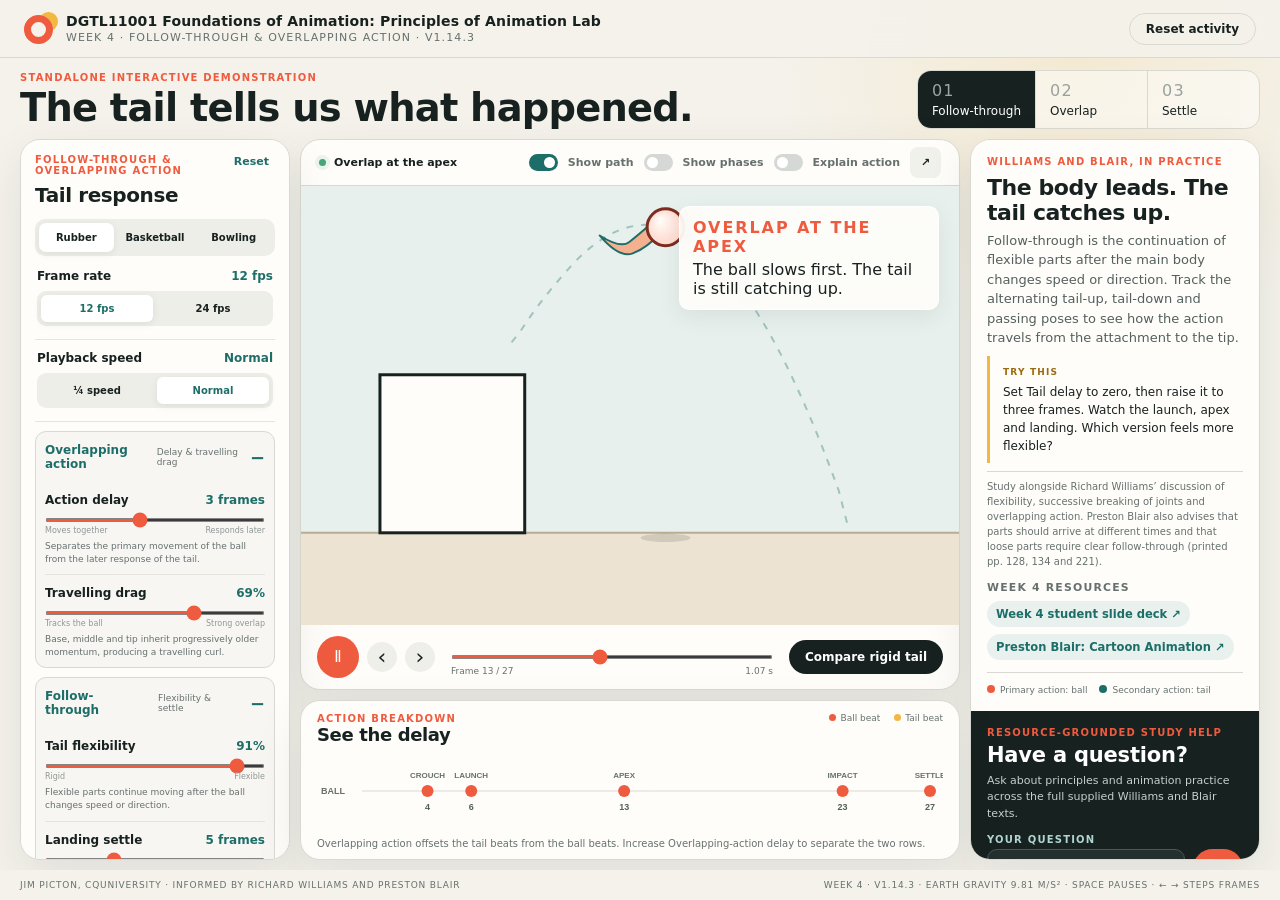
<file: week4.html>
<!doctype html>
<html lang="en">
<head>
  <meta charset="utf-8">
  <meta name="viewport" content="width=device-width, initial-scale=1">
  <title>DGTL11001 Week 4 Lab — Follow-through & Overlapping Action</title>
  <meta name="description" content="An interactive Week 4 animation lab demonstrating follow-through and overlapping action with a tailed bouncing ball.">
  <link rel="stylesheet" href="styles.css">
  <link rel="stylesheet" href="week4.css">
  <script src="activity-focus.js?v=1.0.0"></script>
</head>
<body class="week4-page">
  <header class="topbar">
    <div class="brand"><span class="brand-mark" aria-hidden="true"></span><div><strong>DGTL11001 Foundations of Animation: Principles of Animation Lab</strong><span>Week 4 · Follow-through & overlapping action · v1.14.3</span></div></div>
    <button class="button ghost" id="resetAll">Reset activity</button>
  </header>

  <main>
    <section class="intro week4-intro">
      <p class="eyebrow">Standalone interactive demonstration</p>
      <h1>The tail tells us what happened.</h1>
      <p class="lede">The ball leads the action. The flexible tail responds later, continues after the ball changes direction, and settles last.</p>
      <div class="principle-tabs" aria-label="Week 4 learning sequence">
        <button class="tab active" data-focus="follow">01 <span>Follow-through</span></button>
        <button class="tab" data-focus="overlap">02 <span>Overlap</span></button>
        <button class="tab" data-focus="settle">03 <span>Settle</span></button>
      </div>
    </section>

    <div class="week4-grid">
      <section class="stage-card week4-stage">
        <div class="stage-toolbar">
          <div><span class="status-dot"></span><span id="motionLabel">Anticipation on the box</span></div>
          <div class="toolbar-actions">
            <label class="toggle"><input type="checkbox" id="arcToggle" checked><span></span>Show path</label>
            <label class="toggle"><input type="checkbox" id="onionToggle"><span></span>Show phases</label>
            <label class="toggle"><input type="checkbox" id="explainToggle"><span></span>Explain action</label>
            <button class="icon-button" id="fullscreenBtn" aria-label="Expand stage" title="Expand stage">↗</button>
          </div>
        </div>
        <div class="canvas-wrap week4-canvas" id="canvasWrap">
          <canvas id="stage" aria-label="A ball with a flexible tail leaping from a box and landing on the ground"></canvas>
          <div class="stage-note"><strong id="phaseTitle">ANTICIPATION</strong><span id="phaseNote">The body prepares. The tail has not yet received the full force.</span></div>
        </div>
        <div class="transport">
          <button class="play-button" id="playBtn" aria-label="Pause animation">Ⅱ</button>
          <button class="step-button" id="prevFrame" aria-label="Previous frame">‹</button>
          <button class="step-button" id="nextFrame" aria-label="Next frame">›</button>
          <div class="scrubber-wrap"><input id="scrubber" type="range" min="0" max="35" value="0" aria-label="Animation frame"><div class="scrubber-meta"><span id="frameReadout">Frame 01 / 36</span><span id="timeReadout">0.00 s</span></div></div>
          <button class="button compare" id="compareBtn">Compare rigid tail</button>
        </div>
      </section>

      <aside class="controls-card week4-controls">
        <div class="panel-heading"><div><p class="eyebrow">Follow-through & overlapping action</p><h2>Tail response</h2></div><button class="text-button" id="resetControls">Reset</button></div>
        <div class="preset-row" aria-label="Ball material presets"><button class="preset active" data-preset="rubber">Rubber</button><button class="preset" data-preset="basketball">Basketball</button><button class="preset" data-preset="bowling">Bowling</button></div>
        <div class="control-group"><label><span>Frame rate</span><output id="fpsOut">12 fps</output></label><div class="choice-row"><button class="choice active" data-fps="12">12 fps</button><button class="choice" data-fps="24">24 fps</button></div></div>
        <div class="control-group"><label><span>Playback speed</span><output id="speedOut">Normal</output></label><div class="choice-row"><button class="choice" data-speed="0.25">¼ speed</button><button class="choice active" data-speed="1">Normal</button></div></div>
        <details class="advanced-controls principle-group" open>
          <summary><span>Overlapping action</span><small>Delay & travelling drag</small></summary>
          <div class="control-group"><label for="delay"><span>Action delay</span><output id="delayOut">3 frames</output></label><input id="delay" type="range" min="0" max="7" value="3"><div class="range-labels"><span>Moves together</span><span>Responds later</span></div><p class="control-help">Separates the primary movement of the ball from the later response of the tail.</p></div>
          <div class="control-group"><label for="overlap"><span>Travelling drag</span><output id="overlapOut">69%</output></label><input id="overlap" type="range" min="0" max="100" value="69"><div class="range-labels"><span>Tracks the ball</span><span>Strong overlap</span></div><p class="control-help">Base, middle and tip inherit progressively older momentum, producing a travelling curl.</p></div>
        </details>
        <details class="advanced-controls principle-group" open>
          <summary><span>Follow-through</span><small>Flexibility & settle</small></summary>
          <div class="control-group"><label for="flex"><span>Tail flexibility</span><output id="flexOut">91%</output></label><input id="flex" type="range" min="10" max="100" value="91"><div class="range-labels"><span>Rigid</span><span>Flexible</span></div><p class="control-help">Flexible parts continue moving after the ball changes speed or direction.</p></div>
          <div class="control-group"><label for="settle"><span>Landing settle</span><output id="settleOut">5 frames</output></label><input id="settle" type="range" min="2" max="12" value="5"><div class="range-labels"><span>Quick stop</span><span>Extended follow-through</span></div><p class="control-help">After landing, the tail overshoots, passes through neutral and settles last.</p></div>
        </details>
        <div class="control-group"><label for="height"><span>Launch energy / apex</span><output id="heightOut">54%</output></label><input id="height" type="range" min="35" max="90" value="54"><div class="range-labels"><span>Low launch</span><span>High launch</span></div><p class="control-help">The launch velocity changes, but downward acceleration remains Earth gravity: 9.81 m/s².</p></div>
        <div class="question-card"><span>Ask the room</span><p id="promptText">When the ball changes direction, which part should change direction last?</p><button id="newPrompt">Another prompt →</button></div>
      </aside>

      <article class="lesson-card week4-lesson">
        <p class="eyebrow">Williams and Blair, in practice</p>
        <h2 id="lessonTitle">The body leads. The tail catches up.</h2>
        <p id="lessonCopy">Follow-through is the continuation of flexible parts after the main body changes speed or direction. Track the alternating tail-up, tail-down and passing poses to see how the action travels from the attachment to the tip.</p>
        <div class="lesson-callout"><span>Try this</span><p id="tryThis">Set Tail delay to zero, then raise it to three frames. Watch the launch, apex and landing. Which version feels more flexible?</p></div>
        <p class="source-note">Study alongside Richard Williams’ discussion of flexibility, successive breaking of joints and overlapping action. Preston Blair also advises that parts should arrive at different times and that loose parts require clear follow-through (printed pp. 128, 134 and 221).</p>
        <div class="week4-resources"><span>Week 4 resources</span><a href="https://echo360.net.au/ui/player/f01b2b96-3ea8-40c0-834a-2ea74f136b1c?secureLinkAccessDataId=1c7d119c-101c-44a6-a5d9-5330bbee1adb&amp;autoplay=false&amp;automute=false" target="_blank" rel="noopener">Week 4 student slide deck ↗</a><a href="https://www.oreilly.com/library/view/cartoon-animation-with/9781633228917/" target="_blank" rel="noopener">Preston Blair: Cartoon Animation ↗</a></div>
        <div class="phase-key"><span><i class="phase-dot primary"></i>Primary action: ball</span><span><i class="phase-dot secondary"></i>Secondary action: tail</span></div>
        <div class="integrated-question week4-question" aria-labelledby="week4QuestionTitle">
          <p class="eyebrow">Resource-grounded study help</p>
          <h3 id="week4QuestionTitle">Have a question?</h3>
          <p>Ask about principles and animation practice across the full supplied Williams and Blair texts.</p>
          <form class="question-form" id="week4QuestionForm">
            <label for="week4Question">Your question</label>
            <div class="question-entry"><input id="week4Question" type="text" autocomplete="off" placeholder="Ask about an animation principle or technique…" required><button class="button" type="submit">Ask</button></div>
            <div class="source-answer hidden" id="week4Answer" aria-live="polite"><strong>Week 4 answer</strong><span></span><div class="answer-resources" id="week4AnswerResources"></div></div>
          </form>
        </div>
      </article>

      <article class="spacing-card week4-map-card">
        <div class="card-heading"><div><p class="eyebrow">Action breakdown</p><h2>See the delay</h2></div><div class="legend"><span><i class="dot fast"></i>Ball beat</span><span><i class="dot slow"></i>Tail beat</span></div></div>
        <canvas id="actionMap" aria-label="Timeline comparing the ball action and delayed tail action"></canvas>
        <p class="caption">Overlapping action offsets the tail beats from the ball beats. Increase Overlapping-action delay to separate the two rows.</p>
      </article>
    </div>
  </main>
  <footer><span>Jim Picton, CQUniversity · Informed by Richard Williams and Preston Blair</span><span>Week 4 · v1.14.3 · Earth gravity 9.81 m/s² · Space pauses · ← → steps frames</span></footer>
  <script src="study-help.js?v=1.0.0"></script>
  <script src="week4.js?v=1.14.3"></script>
  <script src="study-help-bindings.js?v=1.0.0"></script>
</body>
</html>
</file>
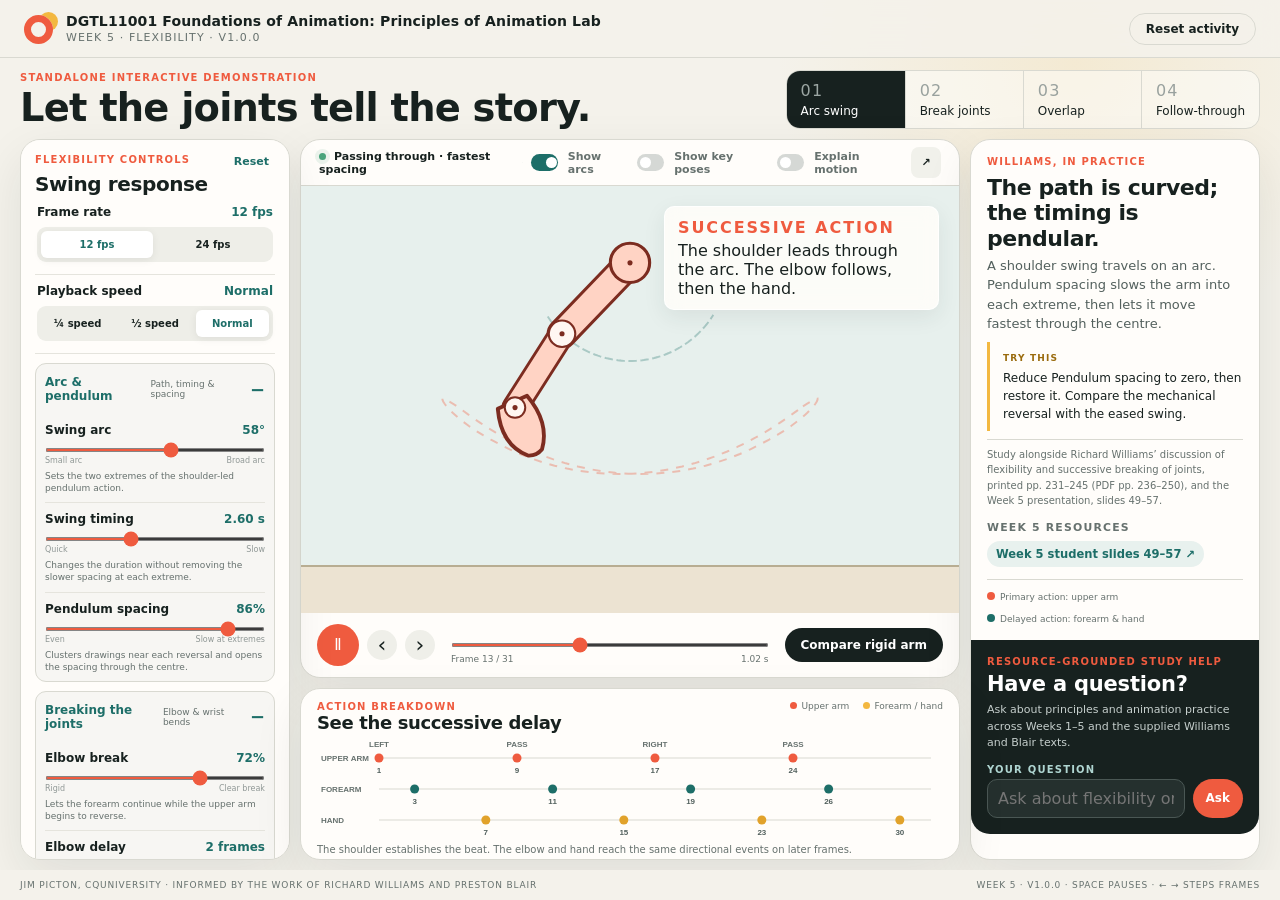
<file: week5.html>
<!doctype html>
<html lang="en">
<head>
  <meta charset="utf-8">
  <meta name="viewport" content="width=device-width, initial-scale=1">
  <title>DGTL11001 Week 5 Lab — Flexibility</title>
  <meta name="description" content="An interactive Week 5 animation lab demonstrating flexibility through a swinging arm, successive breaking of joints, overlapping action and follow-through.">
  <link rel="stylesheet" href="styles.css">
  <link rel="stylesheet" href="week4.css">
  <link rel="stylesheet" href="week5.css">
  <script src="activity-focus.js?v=1.0.0"></script>
</head>
<body class="week4-page week5-page">
  <header class="topbar">
    <div class="brand"><span class="brand-mark" aria-hidden="true"></span><div><strong>DGTL11001 Foundations of Animation: Principles of Animation Lab</strong><span>Week 5 · Flexibility · v1.0.0</span></div></div>
    <button class="button ghost" id="resetAll">Reset activity</button>
  </header>

  <main>
    <section class="intro week4-intro week5-intro">
      <p class="eyebrow">Standalone interactive demonstration</p>
      <h1>Let the joints tell the story.</h1>
      <p class="lede">The shoulder starts the swing. The elbow and wrist respond in succession, turning straight segments into a flexible, flowing action.</p>
      <div class="principle-tabs week5-tabs" aria-label="Week 5 learning sequence">
        <button class="tab active" data-focus="arc">01 <span>Arc swing</span></button>
        <button class="tab" data-focus="break">02 <span>Break joints</span></button>
        <button class="tab" data-focus="overlap">03 <span>Overlap</span></button>
        <button class="tab" data-focus="follow">04 <span>Follow-through</span></button>
      </div>
    </section>

    <div class="week4-grid week5-grid">
      <section class="stage-card week4-stage week5-stage">
        <div class="stage-toolbar">
          <div><span class="status-dot"></span><span id="motionLabel">Left extreme · direction change</span></div>
          <div class="toolbar-actions">
            <label class="toggle"><input type="checkbox" id="arcToggle" checked><span></span>Show arcs</label>
            <label class="toggle"><input type="checkbox" id="onionToggle"><span></span>Show key poses</label>
            <label class="toggle"><input type="checkbox" id="explainToggle"><span></span>Explain motion</label>
            <button class="icon-button" id="fullscreenBtn" aria-label="Expand stage" title="Expand stage">↗</button>
          </div>
        </div>
        <div class="canvas-wrap week4-canvas week5-canvas" id="canvasWrap">
          <canvas id="stage" aria-label="A simplified arm swinging from the shoulder with delayed elbow, wrist and hand movement"></canvas>
          <div class="stage-note"><strong id="phaseTitle">DIRECTION CHANGE</strong><span id="phaseNote">The upper arm reverses first. The forearm and hand continue briefly.</span></div>
        </div>
        <div class="transport">
          <button class="play-button" id="playBtn" aria-label="Pause animation">Ⅱ</button>
          <button class="step-button" id="prevFrame" aria-label="Previous frame">‹</button>
          <button class="step-button" id="nextFrame" aria-label="Next frame">›</button>
          <div class="scrubber-wrap"><input id="scrubber" type="range" min="0" max="31" value="0" aria-label="Animation frame"><div class="scrubber-meta"><span id="frameReadout">Frame 01 / 32</span><span id="timeReadout">0.00 s</span></div></div>
          <button class="button compare" id="compareBtn">Compare rigid arm</button>
        </div>
      </section>

      <aside class="controls-card week4-controls week5-controls">
        <div class="panel-heading"><div><p class="eyebrow">Flexibility controls</p><h2>Swing response</h2></div><button class="text-button" id="resetControls">Reset</button></div>
        <div class="control-group"><label><span>Frame rate</span><output id="fpsOut">12 fps</output></label><div class="choice-row"><button class="choice active" data-fps="12">12 fps</button><button class="choice" data-fps="24">24 fps</button></div></div>
        <div class="control-group"><label><span>Playback speed</span><output id="speedOut">Normal</output></label><div class="choice-row three"><button class="choice" data-speed="0.25">¼ speed</button><button class="choice" data-speed="0.5">½ speed</button><button class="choice active" data-speed="1">Normal</button></div></div>

        <details class="advanced-controls principle-group" open>
          <summary><span>Arc & pendulum</span><small>Path, timing & spacing</small></summary>
          <div class="control-group"><label for="amplitude"><span>Swing arc</span><output id="amplitudeOut">58°</output></label><input id="amplitude" type="range" min="25" max="82" value="58"><div class="range-labels"><span>Small arc</span><span>Broad arc</span></div><p class="control-help">Sets the two extremes of the shoulder-led pendulum action.</p></div>
          <div class="control-group"><label for="duration"><span>Swing timing</span><output id="durationOut">2.60 s</output></label><input id="duration" type="range" min="160" max="420" value="260"><div class="range-labels"><span>Quick</span><span>Slow</span></div><p class="control-help">Changes the duration without removing the slower spacing at each extreme.</p></div>
          <div class="control-group"><label for="pendulum"><span>Pendulum spacing</span><output id="pendulumOut">86%</output></label><input id="pendulum" type="range" min="0" max="100" value="86"><div class="range-labels"><span>Even</span><span>Slow at extremes</span></div><p class="control-help">Clusters drawings near each reversal and opens the spacing through the centre.</p></div>
        </details>

        <details class="advanced-controls principle-group" open>
          <summary><span>Breaking the joints</span><small>Elbow & wrist bends</small></summary>
          <div class="control-group"><label for="elbowBreak"><span>Elbow break</span><output id="elbowBreakOut">72%</output></label><input id="elbowBreak" type="range" min="0" max="100" value="72"><div class="range-labels"><span>Rigid</span><span>Clear break</span></div><p class="control-help">Lets the forearm continue while the upper arm begins to reverse.</p></div>
          <div class="control-group"><label for="elbowDelay"><span>Elbow delay</span><output id="elbowDelayOut">2 frames</output></label><input id="elbowDelay" type="range" min="0" max="6" value="2"><div class="range-labels"><span>Together</span><span>Later</span></div><p class="control-help">Offsets the forearm from the shoulder-led movement.</p></div>
          <div class="control-group"><label for="wristFlex"><span>Wrist flexibility</span><output id="wristFlexOut">78%</output></label><input id="wristFlex" type="range" min="0" max="100" value="78"><div class="range-labels"><span>Locked</span><span>Flexible</span></div><p class="control-help">Allows the hand to peel through the direction change after the elbow.</p></div>
        </details>

        <details class="advanced-controls principle-group" open>
          <summary><span>Overlap & follow-through</span><small>Successive arrival</small></summary>
          <div class="control-group"><label for="wristDelay"><span>Hand delay</span><output id="wristDelayOut">4 frames</output></label><input id="wristDelay" type="range" min="0" max="9" value="4"><div class="range-labels"><span>Moves together</span><span>Arrives last</span></div><p class="control-help">The hand inherits older movement, so the joints do not reverse on one frame.</p></div>
          <div class="control-group"><label for="follow"><span>Follow-through</span><output id="followOut">68%</output></label><input id="follow" type="range" min="0" max="100" value="68"><div class="range-labels"><span>Subtle</span><span>Strong overshoot</span></div><p class="control-help">Controls how far the lower arm and hand continue after the shoulder changes direction.</p></div>
        </details>

        <div class="question-card"><span>Ask the room</span><p id="promptText">At the reversal, which joint changes direction first—and which arrives last?</p><button id="newPrompt">Another prompt →</button></div>
      </aside>

      <article class="lesson-card week4-lesson week5-lesson">
        <p class="eyebrow">Williams, in practice</p>
        <h2 id="lessonTitle">The path is curved; the timing is pendular.</h2>
        <p id="lessonCopy">A shoulder swing travels on an arc. Pendulum spacing slows the arm into each extreme, then lets it move fastest through the centre.</p>
        <div class="lesson-callout"><span>Try this</span><p id="tryThis">Reduce Pendulum spacing to zero, then restore it. Compare the mechanical reversal with the eased swing.</p></div>
        <p class="source-note">Study alongside Richard Williams’ discussion of flexibility and successive breaking of joints, printed pp. 231–245 (PDF pp. 236–250), and the Week 5 presentation, slides 49–57.</p>
        <div class="week4-resources"><span>Week 5 resources</span><a href="https://docs.google.com/presentation/d/1mduT3Og7ZodybEchkYwLpJR5BoPxZeElhpUqs7jSGwY/edit?slide=id.g1e831988ac_0_19#slide=id.g1e831988ac_0_19" target="_blank" rel="noopener">Week 5 student slides 49–57 ↗</a></div>
        <div class="phase-key"><span><i class="phase-dot primary"></i>Primary action: upper arm</span><span><i class="phase-dot secondary"></i>Delayed action: forearm & hand</span></div>
        <div class="integrated-question week4-question" aria-labelledby="week5QuestionTitle">
          <p class="eyebrow">Resource-grounded study help</p>
          <h3 id="week5QuestionTitle">Have a question?</h3>
          <p>Ask about principles and animation practice across Weeks 1–5 and the supplied Williams and Blair texts.</p>
          <form class="question-form" id="week5QuestionForm">
            <label for="week5Question">Your question</label>
            <div class="question-entry"><input id="week5Question" type="text" autocomplete="off" placeholder="Ask about flexibility or breaking joints…" required><button class="button" type="submit">Ask</button></div>
            <div class="source-answer hidden" id="week5Answer" aria-live="polite"><strong>Week 5 answer</strong><span></span><div class="answer-resources" id="week5AnswerResources"></div></div>
          </form>
        </div>
      </article>

      <article class="spacing-card week4-map-card week5-map-card">
        <div class="card-heading"><div><p class="eyebrow">Action breakdown</p><h2>See the successive delay</h2></div><div class="legend"><span><i class="dot fast"></i>Upper arm</span><span><i class="dot slow"></i>Forearm / hand</span></div></div>
        <canvas id="actionMap" aria-label="Timeline comparing shoulder, elbow and hand direction changes"></canvas>
        <p class="caption">The shoulder establishes the beat. The elbow and hand reach the same directional events on later frames.</p>
      </article>
    </div>
  </main>
  <footer><span>Jim Picton, CQUniversity · Informed by the work of Richard Williams and Preston Blair</span><span>Week 5 · v1.0.0 · Space pauses · ← → steps frames</span></footer>
  <script src="study-help.js?v=1.1.0"></script>
  <script src="week5.js?v=1.0.0"></script>
  <script src="study-help-bindings.js?v=1.1.0"></script>
</body>
</html>
</file>
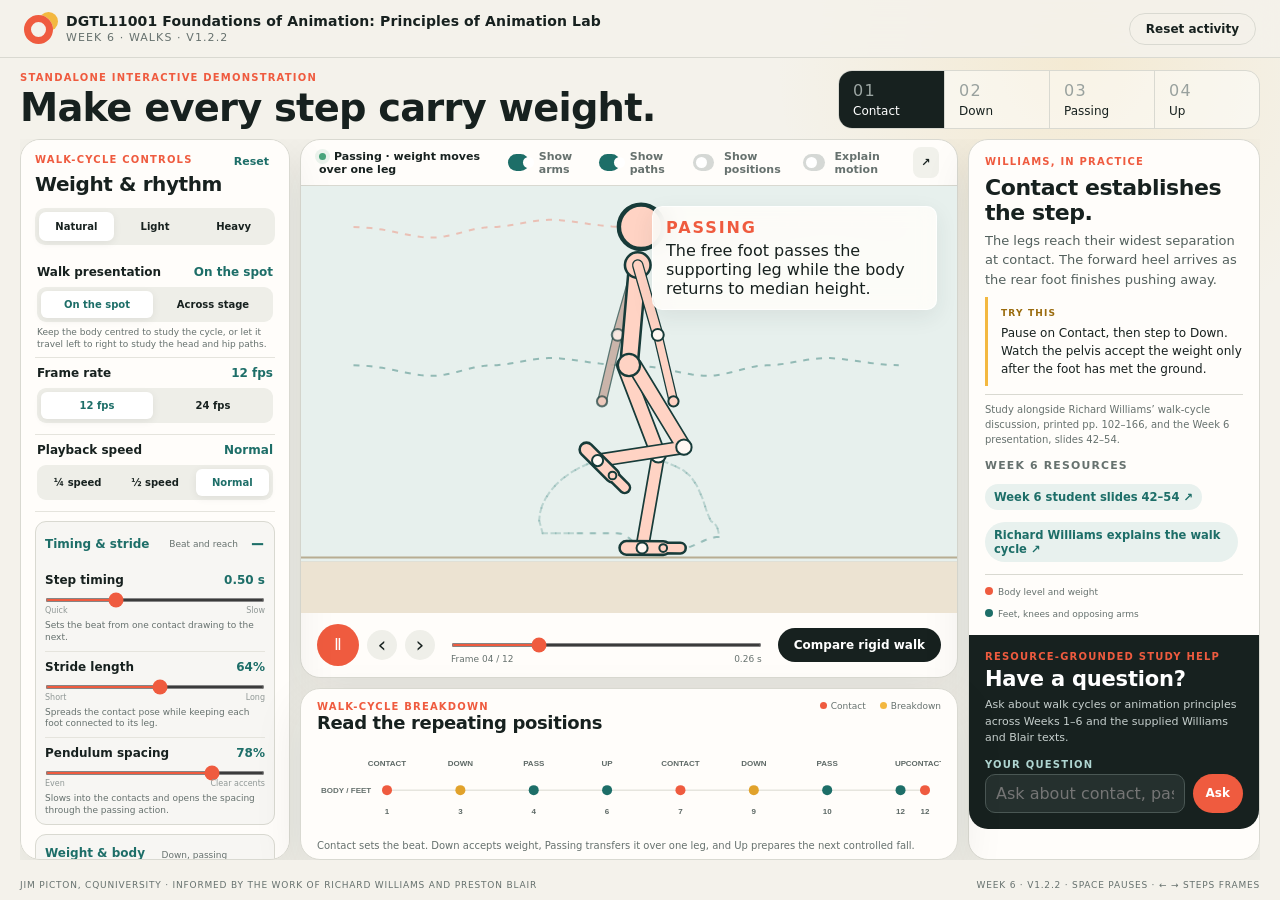
<file: week6.html>
<!doctype html>
<html lang="en">
<head>
  <meta charset="utf-8">
  <meta name="viewport" content="width=device-width, initial-scale=1">
  <title>DGTL11001 Week 6 Lab — Walks</title>
  <meta name="description" content="An interactive Week 6 animation lab demonstrating the contact, down, passing and up positions of a walk cycle.">
  <link rel="stylesheet" href="styles.css">
  <link rel="stylesheet" href="week4.css">
  <link rel="stylesheet" href="week6.css?v=1.2.2">
  <script src="activity-focus.js?v=1.0.0"></script>
</head>
<body class="week4-page week6-page">
  <header class="topbar">
    <div class="brand"><span class="brand-mark" aria-hidden="true"></span><div><strong>DGTL11001 Foundations of Animation: Principles of Animation Lab</strong><span>Week 6 · Walks · v1.2.2</span></div></div>
    <button class="button ghost" id="resetAll">Reset activity</button>
  </header>

  <main>
    <section class="intro week4-intro week6-intro">
      <p class="eyebrow">Standalone interactive demonstration</p>
      <h1>Make every step carry weight.</h1>
      <p class="lede">Build a walk from contact, down, passing and up poses. Then adjust the beat, body rise and fall, joint action and opposing arm swing.</p>
      <div class="principle-tabs week6-tabs" aria-label="Week 6 walk positions">
        <button class="tab active" data-focus="contact">01 <span>Contact</span></button>
        <button class="tab" data-focus="down">02 <span>Down</span></button>
        <button class="tab" data-focus="passing">03 <span>Passing</span></button>
        <button class="tab" data-focus="up">04 <span>Up</span></button>
      </div>
    </section>

    <div class="week4-grid week6-grid">
      <section class="stage-card week4-stage week6-stage">
        <div class="stage-toolbar">
          <div><span class="status-dot"></span><span id="motionLabel">Contact · the next step begins</span></div>
          <div class="toolbar-actions">
            <label class="toggle"><input type="checkbox" id="armsToggle" checked><span></span>Show arms</label>
            <label class="toggle"><input type="checkbox" id="pathToggle" checked><span></span>Show paths</label>
            <label class="toggle"><input type="checkbox" id="posesToggle"><span></span>Show positions</label>
            <label class="toggle"><input type="checkbox" id="explainToggle"><span></span>Explain motion</label>
            <button class="icon-button" id="fullscreenBtn" aria-label="Expand stage" title="Expand stage">↗</button>
          </div>
        </div>
        <div class="canvas-wrap week4-canvas week6-canvas" id="canvasWrap">
          <canvas id="stage" aria-label="A simplified connected figure demonstrating a walk cycle"></canvas>
          <div class="stage-note"><strong id="phaseTitle">CONTACT</strong><span id="phaseNote">The legs are at their widest. One heel meets the ground as the opposite foot pushes away.</span></div>
        </div>
        <div class="transport">
          <button class="play-button" id="playBtn" aria-label="Pause animation">Ⅱ</button>
          <button class="step-button" id="prevFrame" aria-label="Previous frame">‹</button>
          <button class="step-button" id="nextFrame" aria-label="Next frame">›</button>
          <div class="scrubber-wrap"><input id="scrubber" type="range" min="0" max="23" value="0" aria-label="Animation frame"><div class="scrubber-meta"><span id="frameReadout">Frame 01 / 24</span><span id="timeReadout">0.00 s</span></div></div>
          <button class="button compare" id="compareBtn">Compare rigid walk</button>
        </div>
      </section>

      <aside class="controls-card week4-controls week6-controls">
        <div class="panel-heading"><div><p class="eyebrow">Walk-cycle controls</p><h2>Weight & rhythm</h2></div><button class="text-button" id="resetControls">Reset</button></div>
        <div class="preset-row week6-presets" aria-label="Walk presets"><button class="preset active" data-preset="natural">Natural</button><button class="preset" data-preset="light">Light</button><button class="preset" data-preset="heavy">Heavy</button></div>
        <div class="control-group travel-control"><label><span>Walk presentation</span><output id="travelOut">On the spot</output></label><div class="choice-row"><button class="choice active" data-travel="spot">On the spot</button><button class="choice" data-travel="across">Across stage</button></div><p class="control-help">Keep the body centred to study the cycle, or let it travel left to right to study the head and hip paths.</p></div>
        <div class="control-group"><label><span>Frame rate</span><output id="fpsOut">12 fps</output></label><div class="choice-row"><button class="choice active" data-fps="12">12 fps</button><button class="choice" data-fps="24">24 fps</button></div></div>
        <div class="control-group"><label><span>Playback speed</span><output id="speedOut">Normal</output></label><div class="choice-row three"><button class="choice" data-speed="0.25">¼ speed</button><button class="choice" data-speed="0.5">½ speed</button><button class="choice active" data-speed="1">Normal</button></div></div>

        <details class="advanced-controls principle-group" open>
          <summary><span>Timing & stride</span><small>Beat and reach</small></summary>
          <div class="control-group"><label for="tempo"><span>Step timing</span><output id="tempoOut">0.50 s</output></label><input id="tempo" type="range" min="32" max="90" value="50"><div class="range-labels"><span>Quick</span><span>Slow</span></div><p class="control-help">Sets the beat from one contact drawing to the next.</p></div>
          <div class="control-group"><label for="stride"><span>Stride length</span><output id="strideOut">64%</output></label><input id="stride" type="range" min="30" max="95" value="64"><div class="range-labels"><span>Short</span><span>Long</span></div><p class="control-help">Spreads the contact pose while keeping each foot connected to its leg.</p></div>
          <div class="control-group"><label for="spacing"><span>Pendulum spacing</span><output id="spacingOut">78%</output></label><input id="spacing" type="range" min="0" max="100" value="78"><div class="range-labels"><span>Even</span><span>Clear accents</span></div><p class="control-help">Slows into the contacts and opens the spacing through the passing action.</p></div>
        </details>

        <details class="advanced-controls principle-group" open>
          <summary><span>Weight & body level</span><small>Down, passing and up</small></summary>
          <div class="control-group"><label for="down"><span>Down position</span><output id="downOut">66%</output></label><input id="down" type="range" min="10" max="100" value="66"><div class="range-labels"><span>Shallow</span><span>Weighted</span></div><p class="control-help">Drops the pelvis just after contact as the front leg accepts the body weight.</p></div>
          <div class="control-group"><label for="up"><span>Up position</span><output id="upOut">56%</output></label><input id="up" type="range" min="0" max="100" value="56"><div class="range-labels"><span>Level</span><span>Lifted</span></div><p class="control-help">Lets the supporting leg push the body upward after the passing position.</p></div>
          <div class="control-group"><label for="lean"><span>Forward lean</span><output id="leanOut">5°</output></label><input id="lean" type="range" min="-4" max="16" value="5"><div class="range-labels"><span>Upright</span><span>Committed</span></div><p class="control-help">Clarifies the controlled fall that carries the walk forward.</p></div>
        </details>

        <details class="advanced-controls principle-group" open>
          <summary><span>Breaking joints</span><small>Knees, feet & arms</small></summary>
          <div class="control-group"><label for="knee"><span>Knee flexibility</span><output id="kneeOut">72%</output></label><input id="knee" type="range" min="0" max="100" value="72"><div class="range-labels"><span>Stiff</span><span>Flexible</span></div><p class="control-help">Bends the swing leg to clear the ground and softens weight acceptance.</p></div>
          <div class="control-group"><label for="foot"><span>Foot roll</span><output id="footOut">70%</output></label><input id="foot" type="range" min="0" max="100" value="70"><div class="range-labels"><span>Flat</span><span>Heel to toe</span></div><p class="control-help">Moves the contact from heel to flat foot, then through the toe push-off.</p></div>
          <div class="control-group"><label for="arms"><span>Opposing arm swing</span><output id="armsOut">62%</output></label><input id="arms" type="range" min="0" max="100" value="62"><div class="range-labels"><span>Quiet</span><span>Clear counter-swing</span></div><p class="control-help">Balances each leg with the arm on the opposite side.</p></div>
          <div class="control-group"><label for="overlap"><span>Hand follow-through</span><output id="overlapOut">2 frames</output></label><input id="overlap" type="range" min="0" max="5" value="2"><div class="range-labels"><span>Together</span><span>Delayed</span></div><p class="control-help">Keeps the hands moving briefly after the upper arms begin to reverse.</p></div>
        </details>
        <div class="question-card"><span>Ask the room</span><p id="promptText">Which position carries the body lowest—and why does it occur after contact?</p><button id="newPrompt">Another prompt →</button></div>
      </aside>

      <article class="lesson-card week4-lesson week6-lesson">
        <p class="eyebrow">Williams, in practice</p>
        <h2 id="lessonTitle">Contact establishes the step.</h2>
        <p id="lessonCopy">The legs reach their widest separation at contact. The forward heel arrives as the rear foot finishes pushing away.</p>
        <div class="lesson-callout"><span>Try this</span><p id="tryThis">Pause on Contact, then step to Down. Watch the pelvis accept the weight only after the foot has met the ground.</p></div>
        <p class="source-note">Study alongside Richard Williams’ walk-cycle discussion, printed pp. 102–166, and the Week 6 presentation, slides 42–54.</p>
        <div class="week4-resources"><span>Week 6 resources</span><a href="https://docs.google.com/presentation/d/1V0X8IKiwUPBELNMBlF7HGB6CvM0l37p2tb1QsxDIZC8/edit?slide=id.g239b3d9119_0_269#slide=id.g239b3d9119_0_269" target="_blank" rel="noopener">Week 6 student slides 42–54 ↗</a><a href="https://www.youtube.com/watch?v=cmZyLPqYtL4" target="_blank" rel="noopener">Richard Williams explains the walk cycle ↗</a></div>
        <div class="phase-key"><span><i class="phase-dot primary"></i>Body level and weight</span><span><i class="phase-dot secondary"></i>Feet, knees and opposing arms</span></div>
        <div class="integrated-question week4-question" aria-labelledby="week6QuestionTitle">
          <p class="eyebrow">Resource-grounded study help</p><h3 id="week6QuestionTitle">Have a question?</h3>
          <p>Ask about walk cycles or animation principles across Weeks 1–6 and the supplied Williams and Blair texts.</p>
          <form class="question-form" id="week6QuestionForm"><label for="week6Question">Your question</label><div class="question-entry"><input id="week6Question" type="text" autocomplete="off" placeholder="Ask about contact, passing or weight…" required><button class="button" type="submit">Ask</button></div><div class="source-answer hidden" id="week6Answer" aria-live="polite"><strong>Week 6 answer</strong><span></span><div class="answer-resources" id="week6AnswerResources"></div></div></form>
        </div>
      </article>

      <article class="spacing-card week4-map-card week6-map-card">
        <div class="card-heading"><div><p class="eyebrow">Walk-cycle breakdown</p><h2>Read the repeating positions</h2></div><div class="legend"><span><i class="dot fast"></i>Contact</span><span><i class="dot slow"></i>Breakdown</span></div></div>
        <canvas id="actionMap" aria-label="Timeline showing contact, down, passing and up positions in a walk cycle"></canvas>
        <p class="caption">Contact sets the beat. Down accepts weight, Passing transfers it over one leg, and Up prepares the next controlled fall.</p>
      </article>
    </div>
  </main>
  <footer><span>Jim Picton, CQUniversity · Informed by the work of Richard Williams and Preston Blair</span><span>Week 6 · v1.2.2 · Space pauses · ← → steps frames</span></footer>
  <script src="study-help.js?v=1.2.0"></script>
  <script src="week6.js?v=1.2.2"></script>
  <script src="study-help-bindings.js?v=1.2.0"></script>
</body>
</html>
</file>
<file: styles.css>
:root{--ink:#17211f;--muted:#66716e;--paper:#f4f2eb;--card:#fffdfa;--line:#d9d9d1;--accent:#ef5b3f;--teal:#1d6e68;--yellow:#f3b840;--shadow:0 18px 50px rgba(26,38,35,.09)}
*{box-sizing:border-box}html{background:var(--paper);color:var(--ink);font-family:Inter,ui-sans-serif,system-ui,-apple-system,"Segoe UI",sans-serif}body{margin:0;background:radial-gradient(circle at 84% 7%,rgba(243,184,64,.14),transparent 22%),var(--paper)}button,input{font:inherit}button{color:inherit}.topbar{height:76px;padding:0 clamp(24px,4vw,72px);display:flex;align-items:center;justify-content:space-between;border-bottom:1px solid var(--line);background:rgba(244,242,235,.88);backdrop-filter:blur(14px);position:sticky;top:0;z-index:5}.brand{display:flex;align-items:center;gap:13px}.brand-mark{width:29px;height:29px;border:7px solid var(--accent);border-radius:50%;box-shadow:10px -8px 0 -5px var(--yellow)}.brand strong,.brand span{display:block}.brand strong{font-size:14px;letter-spacing:.01em}.brand span{font-size:11px;color:var(--muted);margin-top:2px;text-transform:uppercase;letter-spacing:.1em}.button,.icon-button,.step-button,.play-button,.text-button,.preset,.tab,.question-card button{border:0;cursor:pointer}.button{border-radius:999px;padding:10px 16px;font-size:12px;font-weight:700}.ghost{background:transparent;border:1px solid var(--line)}main{max-width:1440px;margin:auto;padding:56px clamp(24px,4vw,72px) 30px}.intro{display:grid;grid-template-columns:minmax(420px,1fr) auto;grid-template-areas:"eye tabs" "title tabs" "lede tabs";gap:4px 48px;align-items:end;margin-bottom:35px}.eyebrow{grid-area:eye;text-transform:uppercase;letter-spacing:.14em;font-weight:800;font-size:10px;color:var(--accent);margin:0 0 8px}.intro h1{grid-area:title;font-family:Georgia,serif;font-size:clamp(42px,5vw,72px);font-weight:500;letter-spacing:-.045em;line-height:.98;margin:0}.lede{grid-area:lede;max-width:720px;color:var(--muted);font-size:15px;line-height:1.55;margin:14px 0 0}.principle-tabs{grid-area:tabs;display:flex;align-items:stretch;border:1px solid var(--line);border-radius:14px;overflow:hidden;background:rgba(255,255,255,.45)}.tab{min-width:126px;text-align:left;padding:14px 18px;background:transparent;color:#99a19e;font:700 10px/1.2 inherit;letter-spacing:.08em}.tab+ .tab{border-left:1px solid var(--line)}.tab span{display:block;color:var(--ink);font-size:12px;letter-spacing:0;margin-top:7px}.tab.active{background:var(--ink);color:#9ca6a3}.tab.active span{color:white}.lab-grid{display:grid;grid-template-columns:minmax(0,2fr) minmax(310px,.75fr);gap:20px}.stage-card,.controls-card,.spacing-card,.lesson-card{background:var(--card);border:1px solid var(--line);border-radius:20px;box-shadow:var(--shadow);overflow:hidden}.stage-toolbar{height:58px;display:flex;align-items:center;justify-content:space-between;padding:0 18px;border-bottom:1px solid var(--line);font-size:11px;font-weight:750}.status-dot{display:inline-block;width:7px;height:7px;border-radius:50%;background:#48a47b;margin-right:8px;box-shadow:0 0 0 4px rgba(72,164,123,.11)}.toolbar-actions,.toggle{display:flex;align-items:center;gap:10px}.toggle{cursor:pointer;color:var(--muted);font-weight:600}.toggle input{display:none}.toggle>span{width:29px;height:17px;border-radius:20px;background:#d5d8d5;position:relative}.toggle>span:after{content:"";position:absolute;width:11px;height:11px;border-radius:50%;background:white;left:3px;top:3px;transition:.2s}.toggle input:checked+span{background:var(--teal)}.toggle input:checked+span:after{transform:translateX(12px)}.icon-button{width:31px;height:31px;border-radius:8px;background:#f1f1eb}.canvas-wrap{height:clamp(390px,43vw,590px);position:relative;background:linear-gradient(#e7f0ed 0 70%,#d8d1bd 70% 71%,#ece3d2 71%);overflow:hidden}.canvas-wrap canvas{width:100%;height:100%;display:block}.stage-note{position:absolute;left:20px;top:20px;max-width:230px;padding:11px 13px;border-radius:10px;background:rgba(255,253,250,.88);backdrop-filter:blur(9px);border:1px solid rgba(255,255,255,.75);box-shadow:0 7px 22px rgba(34,51,47,.08)}.stage-note strong,.stage-note span{display:block}.stage-note strong{font:700 10px/1.2 inherit;text-transform:uppercase;letter-spacing:.12em;color:var(--accent);margin-bottom:4px}.stage-note span{font:600 11px/1.35 inherit}.transport{min-height:76px;display:flex;align-items:center;gap:8px;padding:12px 16px}.play-button{width:42px;height:42px;border-radius:50%;background:var(--accent);color:white;font-size:15px}.step-button{width:30px;height:30px;background:#efefe9;border-radius:50%;font-size:22px;line-height:1}.scrubber-wrap{flex:1;padding:0 8px}.scrubber-wrap input{width:100%}.scrubber-meta{display:flex;justify-content:space-between;font-size:9px;color:var(--muted);font-variant-numeric:tabular-nums;margin-top:3px}.compare{background:var(--ink);color:white}.controls-card{padding:22px;display:flex;flex-direction:column}.panel-heading,.card-heading{display:flex;justify-content:space-between;align-items:flex-start}.panel-heading h2,.card-heading h2,.lesson-card h2{font:500 24px/1.1 Georgia,serif;margin:0}.text-button{background:none;color:var(--teal);font-size:11px;font-weight:750}.preset-row{display:grid;grid-template-columns:repeat(3,1fr);gap:4px;background:#eeeee8;border-radius:10px;padding:4px;margin:22px 0 7px}.preset{padding:9px 5px;background:transparent;border-radius:7px;font-size:10px;font-weight:700}.preset.active{background:white;box-shadow:0 2px 8px rgba(0,0,0,.07)}.control-group{padding:19px 2px 16px;border-bottom:1px solid #e5e4dd}.control-group.hidden{display:none}.control-group label{display:flex;justify-content:space-between;font-size:12px;font-weight:750}.control-group output{color:var(--teal);font-variant-numeric:tabular-nums}.control-group input,.scrubber-wrap input{accent-color:var(--accent);height:4px;margin:16px 0 4px}.control-group input{width:100%}.range-labels,.segmented-labels{display:flex;justify-content:space-between;font-size:8px;color:#909896}.question-card{margin-top:auto;background:var(--teal);color:white;border-radius:14px;padding:18px;margin-top:20px}.question-card>span,.lesson-callout>span{font-size:9px;text-transform:uppercase;letter-spacing:.13em;font-weight:800;color:#afd5d1}.question-card p{font:500 16px/1.32 Georgia,serif;margin:8px 0 14px}.question-card button{background:none;color:white;padding:0;font-size:10px;font-weight:750}.readout-grid{display:grid;grid-template-columns:1.55fr 1fr;gap:20px;margin-top:20px}.spacing-card,.lesson-card{padding:24px}.spacing-card canvas{width:100%;height:160px;display:block;margin-top:10px}.legend{display:flex;gap:14px;font-size:9px;color:var(--muted)}.dot{width:7px;height:7px;border-radius:50%;display:inline-block;margin-right:4px}.slow{background:var(--yellow)}.fast{background:var(--accent)}.caption,.source-note{font-size:10px;line-height:1.5;color:var(--muted);margin:6px 0 0}.lesson-card h2{font-size:29px;margin:7px 0 9px}.lesson-card>p:not(.eyebrow,.source-note){font-size:12px;line-height:1.55;color:var(--muted)}.lesson-callout{border-left:3px solid var(--yellow);padding:8px 0 8px 13px;margin:17px 0}.lesson-callout span{color:#9a6b0d}.lesson-callout p{font-size:11px;line-height:1.45;margin:4px 0}.source-note{border-top:1px solid var(--line);padding-top:12px}footer{max-width:1440px;margin:auto;padding:20px clamp(24px,4vw,72px) 35px;display:flex;justify-content:space-between;color:var(--muted);font-size:9px;text-transform:uppercase;letter-spacing:.09em}.canvas-wrap:fullscreen{height:100vh;background:linear-gradient(#e7f0ed 0 76%,#d8d1bd 76% 77%,#ece3d2 77%)}
@media(max-width:900px){.intro{grid-template-columns:1fr;grid-template-areas:"eye" "title" "lede" "tabs"}.principle-tabs{margin-top:20px}.lab-grid,.readout-grid{grid-template-columns:1fr}.controls-card{min-height:650px}.canvas-wrap{height:460px}}
@media(max-width:560px){main{padding-inline:14px}.topbar{padding-inline:14px}.brand span,.ghost{display:none}.principle-tabs{overflow:auto}.tab{min-width:112px}.transport{flex-wrap:wrap}.scrubber-wrap{order:3;flex-basis:100%}.compare{margin-left:auto}.canvas-wrap{height:390px}.stage-note{max-width:190px}.readout-grid{display:block}.lesson-card{margin-top:16px}}
.choice-row{display:grid;grid-template-columns:1fr 1fr;gap:4px;background:#eeeee8;border-radius:9px;padding:4px;margin:13px 0 6px}.choice{border:0;border-radius:6px;background:transparent;padding:8px 6px;cursor:pointer;font-size:10px;font-weight:750}.choice.active{background:white;color:var(--teal);box-shadow:0 2px 8px rgba(0,0,0,.07)}.control-help{font-size:9px;line-height:1.4;color:var(--muted);margin:8px 0 0}.canvas-wrap.path-editing canvas{cursor:grab}.canvas-wrap.path-editing canvas:active{cursor:grabbing}
.question-panel{display:grid;grid-template-columns:.8fr 1.2fr;gap:36px;margin-top:20px;padding:28px;background:var(--ink);color:white;border-radius:20px;box-shadow:var(--shadow)}.question-intro h2{font:500 32px/1.05 Georgia,serif;margin:7px 0 10px}.question-intro>p:not(.eyebrow){max-width:520px;color:#b9c3c0;font-size:12px;line-height:1.6;margin:0}.question-form label{display:block;font-size:10px;font-weight:800;text-transform:uppercase;letter-spacing:.11em;color:#afd5d1;margin-bottom:8px}.question-entry{display:flex;gap:8px}.question-entry input{min-width:0;flex:1;border:1px solid #4a5754;border-radius:10px;background:#25302e;color:white;padding:12px 13px;outline:none}.question-entry input:focus{border-color:var(--yellow)}.question-entry .button{background:var(--accent);color:white;padding-inline:22px}.source-answer{display:flex;flex-direction:column;gap:4px;margin-top:12px;padding:13px 14px;border-radius:10px;background:#25302e;border-left:3px solid var(--yellow)}.source-answer strong{font-size:10px;color:var(--yellow);text-transform:uppercase;letter-spacing:.1em}.source-answer span{font-size:11px;line-height:1.5;color:#d5dcda}
@media(max-width:760px){.question-panel{grid-template-columns:1fr}.question-entry{flex-direction:column}.question-entry .button{align-self:flex-start}}
footer{flex-wrap:wrap;gap:10px 24px}
.workspace-grid{display:grid;grid-template-columns:minmax(0,2fr) minmax(310px,.75fr);gap:20px;align-items:start;transition:grid-template-columns .25s ease}.workspace-grid>.lab-grid,.workspace-grid>.readout-grid{display:contents}.workspace-grid .stage-card{grid-column:1;grid-row:1}.workspace-grid .controls-card{grid-column:2;grid-row:1;max-height:calc(100vh - 110px);overflow-y:auto}.workspace-grid .spacing-card{grid-column:1;grid-row:2}.workspace-grid .lesson-card{grid-column:2;grid-row:2}.panel-actions{display:flex;align-items:center;gap:8px}.dock-button{width:34px;height:34px;border:1px solid var(--line);border-radius:9px;background:#f1f1eb;display:flex;flex-direction:column;align-items:center;justify-content:center;gap:4px;cursor:pointer}.dock-button span{display:block;width:14px;height:2px;border-radius:2px;background:var(--ink)}.workspace-grid.controls-collapsed{grid-template-columns:minmax(0,1fr) 64px}.controls-card.collapsed{padding:10px;min-height:64px;align-self:start;position:sticky;top:92px;overflow:visible}.controls-card.collapsed>:not(.panel-heading){display:none}.controls-card.collapsed .control-heading-copy,.controls-card.collapsed #resetFocus{display:none}.controls-card.collapsed .panel-heading{justify-content:center}.controls-card.collapsed .panel-actions{display:block}.workspace-grid.controls-collapsed .lesson-card{grid-column:1;grid-row:3}
.workspace-grid>.question-panel{grid-column:1/-1}
@media(max-width:900px){.workspace-grid,.workspace-grid.controls-collapsed{display:block}.workspace-grid>.lab-grid,.workspace-grid>.readout-grid{display:grid}.workspace-grid .stage-card,.workspace-grid .controls-card,.workspace-grid .spacing-card,.workspace-grid .lesson-card,.workspace-grid.controls-collapsed .lesson-card{grid-column:auto;grid-row:auto}.workspace-grid .controls-card{max-height:none;overflow:visible}.controls-card.collapsed{position:static;margin-top:20px}.readout-grid{margin-top:20px}}
@media(min-width:1100px) and (min-height:780px){html,body{height:100%;overflow:hidden}body{display:grid;grid-template-rows:58px minmax(0,1fr) 30px}.topbar{height:58px;padding-inline:24px;position:relative}.topbar .button{padding-block:8px}main{width:100%;max-width:none;min-height:0;padding:12px 24px 10px;display:grid;grid-template-rows:auto minmax(0,1fr);gap:10px}.intro{grid-template-columns:minmax(0,1fr) auto;grid-template-areas:"eye tabs" "title tabs";margin:0;gap:0 28px;align-items:center}.intro .eyebrow{margin-bottom:3px}.intro h1{font-size:clamp(30px,3vw,46px);line-height:1}.intro .lede{display:none}.principle-tabs{align-self:center}.tab{min-width:112px;padding:10px 14px}.tab span{margin-top:4px}.workspace-grid{min-height:0;height:100%;grid-template-columns:minmax(0,1fr) clamp(310px,25vw,390px);grid-template-rows:minmax(250px,1fr) minmax(155px,.42fr) minmax(178px,.48fr);gap:10px}.workspace-grid .stage-card{grid-column:1;grid-row:1 / span 2;min-height:0;display:grid;grid-template-rows:46px minmax(0,1fr) 64px}.stage-toolbar{height:46px}.canvas-wrap{height:auto;min-height:0}.transport{min-height:64px;padding-block:8px}.workspace-grid .controls-card{grid-column:2;grid-row:1;max-height:none;height:100%;min-height:0;padding:16px;overflow-y:auto}.panel-heading h2{font-size:20px}.preset-row{margin:12px 0 2px}.control-group{padding:11px 2px 9px}.control-group input{margin:10px 0 2px}.choice-row{margin:8px 0 4px}.question-card{padding:12px;margin-top:10px}.question-card p{font-size:14px;margin:5px 0 8px}.workspace-grid .lesson-card{grid-column:2;grid-row:2;padding:16px;min-height:0;overflow:auto}.lesson-card h2{font-size:23px;margin:4px 0 5px}.lesson-card>p:not(.eyebrow,.source-note){margin:5px 0;font-size:11px}.lesson-callout{margin:8px 0;padding-block:4px}.source-note{padding-top:7px;margin-top:5px}.workspace-grid .spacing-card{grid-column:1;grid-row:3;padding:14px 18px;min-height:0}.spacing-card .card-heading h2{font-size:20px}.spacing-card canvas{height:88px;margin-top:2px}.spacing-card .caption{margin-top:0}.workspace-grid .question-panel{grid-column:2;grid-row:3;margin:0;padding:14px;display:block;min-height:0;overflow:auto}.question-intro h2{font-size:22px;margin:2px 0 4px}.question-intro>p:not(.eyebrow){font-size:10px;line-height:1.35}.question-form{margin-top:8px}.question-form label{margin-bottom:4px}.question-entry input{padding:9px 10px}.question-entry .button{padding:8px 13px}.source-answer{margin-top:7px;padding:8px 10px}.source-answer span{font-size:10px;line-height:1.35}footer{max-width:none;margin:0;padding:0 24px;align-items:center}.workspace-grid.controls-collapsed{grid-template-columns:minmax(0,1fr) 64px}.workspace-grid.controls-collapsed .stage-card{grid-row:1 / span 2}.workspace-grid.controls-collapsed .spacing-card{grid-column:1;grid-row:3}.workspace-grid.controls-collapsed .lesson-card,.workspace-grid.controls-collapsed .question-panel{display:none}}
@media(min-width:1100px) and (min-height:780px){main{height:calc(100dvh - 88px);overflow:hidden}.workspace-grid{height:auto;overflow:hidden}.workspace-grid .controls-card{height:auto;max-height:100%;align-self:stretch}}
@media(min-width:1500px) and (min-height:780px){.workspace-grid{grid-template-columns:minmax(0,1fr) clamp(300px,20vw,370px) clamp(300px,19vw,350px);grid-template-rows:minmax(0,1fr) 178px}.workspace-grid .stage-card{grid-column:1;grid-row:1}.workspace-grid .spacing-card{grid-column:1;grid-row:2}.workspace-grid .controls-card{grid-column:2;grid-row:1 / span 2}.workspace-grid .lesson-card{grid-column:3;grid-row:1}.workspace-grid .question-panel{grid-column:3;grid-row:2}.workspace-grid.controls-collapsed{grid-template-columns:minmax(0,1fr) 64px clamp(300px,19vw,350px)}.workspace-grid.controls-collapsed .stage-card{grid-column:1;grid-row:1}.workspace-grid.controls-collapsed .spacing-card{grid-column:1;grid-row:2}.workspace-grid.controls-collapsed .controls-card{grid-column:2;grid-row:1}.workspace-grid.controls-collapsed .lesson-card{display:block;grid-column:3;grid-row:1}.workspace-grid.controls-collapsed .question-panel{display:block;grid-column:3;grid-row:2}}
@media(min-width:1100px) and (min-height:780px){.workspace-grid{grid-template-columns:clamp(290px,22vw,350px) minmax(0,1fr) clamp(300px,23vw,370px);grid-template-rows:minmax(0,1fr) 178px}.workspace-grid .controls-card{grid-column:1;grid-row:1 / span 2}.workspace-grid .stage-card{grid-column:2;grid-row:1}.workspace-grid .spacing-card{grid-column:2;grid-row:2}.workspace-grid .lesson-card{grid-column:3;grid-row:1}.workspace-grid .question-panel{grid-column:3;grid-row:2}.workspace-grid.controls-collapsed{grid-template-columns:64px minmax(0,1fr) clamp(300px,23vw,370px)}.workspace-grid.controls-collapsed .controls-card{grid-column:1;grid-row:1}.workspace-grid.controls-collapsed .stage-card{grid-column:2;grid-row:1}.workspace-grid.controls-collapsed .spacing-card{grid-column:2;grid-row:2}.workspace-grid.controls-collapsed .lesson-card{display:block;grid-column:3;grid-row:1}.workspace-grid.controls-collapsed .question-panel{display:block;grid-column:3;grid-row:2}}
.integrated-question{margin:16px -16px -16px;padding:16px;background:var(--ink);color:white;border-radius:0 0 19px 19px}.integrated-question .eyebrow{margin-bottom:5px}.integrated-question h3{font:500 24px/1.1 Georgia,serif;margin:0 0 6px}.integrated-question>p:not(.eyebrow){font-size:10px;line-height:1.45;color:#c6cfcd;margin:0}.integrated-question .question-form{margin-top:12px}.integrated-question .question-form label{color:#afd5d1}.integrated-question .source-answer{background:#25302e}
@media(min-width:1100px) and (min-height:780px){.workspace-grid .lesson-card,.workspace-grid.controls-collapsed .lesson-card{grid-column:3;grid-row:1 / span 2;display:block}.workspace-grid .lesson-card{padding:16px;overflow-y:auto}.integrated-question{margin-top:14px}.integrated-question .question-entry{display:grid;grid-template-columns:minmax(0,1fr) auto}}
/* Unified type hierarchy */
.intro h1,.panel-heading h2,.card-heading h2,.lesson-card h2,.question-intro h2,.integrated-question h3,.question-card p{font-family:Inter,ui-sans-serif,system-ui,-apple-system,"Segoe UI",sans-serif;letter-spacing:-.02em}.intro h1{font-weight:750}.panel-heading h2,.card-heading h2,.lesson-card h2,.integrated-question h3{font-weight:720;line-height:1.15}.lesson-card h2{font-size:24px}.lesson-card>p:not(.eyebrow,.source-note),.lesson-callout p,.source-note,.integrated-question>p:not(.eyebrow),.source-answer span{font-family:Inter,ui-sans-serif,system-ui,-apple-system,"Segoe UI",sans-serif;letter-spacing:0;line-height:1.5}.lesson-card>p:not(.eyebrow,.source-note){font-size:13px;color:#53605d}.lesson-callout p{font-size:12px}.source-note{font-size:10px}.integrated-question h3{font-size:21px;letter-spacing:-.01em}.integrated-question>p:not(.eyebrow){font-size:11px}.eyebrow,.question-form label,.source-answer strong{letter-spacing:.12em}.button,.choice,.preset,.tab,.text-button,.dock-button,input,output{font-family:Inter,ui-sans-serif,system-ui,-apple-system,"Segoe UI",sans-serif}
/* Keep the stage and frame map in separate, non-overlapping grid tracks. */
@media(min-width:1100px) and (min-height:780px){.workspace-grid{grid-template-rows:minmax(0,1fr) 178px}.workspace-grid .stage-card{height:100%;min-height:0;max-height:100%;overflow:hidden;isolation:isolate;display:grid;grid-template-rows:46px minmax(0,1fr) 64px}.workspace-grid .stage-card .canvas-wrap{height:100%;min-height:0;max-height:100%;overflow:hidden}.workspace-grid .stage-card .transport{height:64px;min-height:64px;position:relative;z-index:2;background:var(--card)}.workspace-grid .spacing-card{height:178px;min-height:0;max-height:178px;overflow:hidden;position:relative;z-index:3;background:var(--card)}.workspace-grid .spacing-card canvas{height:82px;max-height:82px}.workspace-grid .lesson-card{height:100%;max-height:100%;min-height:0}}
.course-resources{display:flex;align-items:center;flex-wrap:wrap;gap:6px;margin-top:10px;padding-top:10px;border-top:1px solid var(--line)}.course-resources>span{width:100%;font-size:9px;font-weight:800;letter-spacing:.12em;text-transform:uppercase;color:var(--muted)}.course-resources a,.answer-resources a{display:inline-flex;align-items:center;gap:4px;border-radius:999px;padding:6px 9px;background:#edf2f0;color:var(--teal);font-size:10px;font-weight:700;text-decoration:none}.course-resources a:hover,.answer-resources a:hover{background:#dfeae7}.course-resources b{font-size:11px}.answer-resources{display:flex;flex-wrap:wrap;gap:6px;margin-top:7px}.answer-resources a{background:#34413e;color:#d5eeea}.answer-resources:empty{display:none}
.canvas-wrap:fullscreen{background:linear-gradient(#e7f0ed 0 70%,#d8d1bd 70% 71%,#ece3d2 71%)}
.stage-note{left:auto;right:20px}.stage-note{text-align:left}@media(max-width:560px){.stage-note{left:auto;right:12px}}
/* The frame map is physically contained by the stage card, so zoom cannot layer the two panels. */
.stage-card .embedded-spacing{box-shadow:none;border:0;border-top:1px solid var(--line);border-radius:0;padding:12px 18px;background:var(--card)}
@media(min-width:1100px) and (min-height:780px){.workspace-grid .stage-card,.workspace-grid.controls-collapsed .stage-card{grid-column:2;grid-row:1 / span 2;grid-template-rows:46px minmax(0,1fr) 64px 150px}.workspace-grid .stage-card .embedded-spacing{grid-column:1!important;grid-row:4!important;width:100%;height:150px;min-height:150px;max-height:150px;overflow:hidden;position:relative;z-index:4;padding:10px 18px}.workspace-grid .stage-card .embedded-spacing canvas{width:100%;height:62px;max-height:62px;margin-top:0}.workspace-grid .stage-card .embedded-spacing .card-heading h2{font-size:18px}.workspace-grid .stage-card .embedded-spacing .eyebrow{margin-bottom:1px}.workspace-grid .stage-card .embedded-spacing .caption{margin-top:0}.workspace-grid .lesson-card,.workspace-grid.controls-collapsed .lesson-card{grid-column:3;grid-row:1 / span 2}}
.advanced-controls{border-bottom:1px solid #e5e4dd}.advanced-controls summary{list-style:none;display:flex;align-items:center;justify-content:space-between;gap:12px;padding:12px 2px;cursor:pointer;font-size:12px;font-weight:750}.advanced-controls summary::-webkit-details-marker{display:none}.advanced-controls summary:after{content:"+";font-size:18px;color:var(--teal)}.advanced-controls[open] summary:after{content:"−"}.advanced-controls summary small{margin-left:auto;color:var(--muted);font-size:9px;font-weight:500}.advanced-controls .control-group:last-child{border-bottom:0}.source-answer.hidden{display:none}.drawer-actions{display:flex;align-items:center;gap:10px}.drawer-toggle{border:0;border-radius:999px;padding:6px 10px;background:#eeeee8;color:var(--teal);font-size:9px;font-weight:750;cursor:pointer}.embedded-spacing.drawer-collapsed .spacing-content{display:none}
@media(min-width:1100px) and (min-height:780px){.workspace-grid .stage-card,.workspace-grid.controls-collapsed .stage-card{grid-template-rows:46px minmax(0,1fr) 64px 44px}.workspace-grid .stage-card.spacing-open,.workspace-grid.controls-collapsed .stage-card.spacing-open{grid-template-rows:46px minmax(0,1fr) 64px 150px}.workspace-grid .stage-card .embedded-spacing{height:44px;min-height:44px;max-height:44px;padding:6px 14px}.workspace-grid .stage-card.spacing-open .embedded-spacing{height:150px;min-height:150px;max-height:150px;padding:10px 18px}.workspace-grid .stage-card .embedded-spacing .card-heading{align-items:center}.workspace-grid .stage-card .embedded-spacing .card-heading h2{font-size:15px}.workspace-grid .stage-card .embedded-spacing .eyebrow{display:none}.workspace-grid .stage-card.spacing-open .embedded-spacing .eyebrow{display:block}.workspace-grid .stage-card.spacing-open .embedded-spacing .card-heading h2{font-size:18px}}
@media(min-width:1100px) and (min-height:780px){.workspace-grid .stage-card.spacing-open,.workspace-grid.controls-collapsed .stage-card.spacing-open{grid-template-rows:46px minmax(0,1fr) 64px 220px}.workspace-grid .stage-card.spacing-open .embedded-spacing{height:220px;min-height:220px;max-height:220px}.workspace-grid .stage-card.spacing-open .embedded-spacing canvas{height:142px;max-height:142px}}
.source-answer span{white-space:pre-line;line-height:1.55}
</file>
<file: activities.css>
.activities-page .activity-tabs{display:grid;grid-template-columns:repeat(8,minmax(96px,1fr))}
.activities-page .activity-tabs .tab,.activities-page .activity-tabs .activity-link{min-width:0;padding:12px 14px}
.activity-link{display:block;text-align:left;background:transparent;color:#99a19e;font:700 10px/1.2 Inter,ui-sans-serif,system-ui,-apple-system,"Segoe UI",sans-serif;letter-spacing:.08em;text-decoration:none}
.activity-tabs>*+*{border-left:1px solid var(--line)}
.activity-link span{display:block;color:var(--ink);font-size:12px;letter-spacing:0;margin-top:5px}
.activity-link:hover,.activity-link:focus-visible{background:rgba(29,110,104,.08);outline:none}
@media(min-width:1100px){.activities-page .intro{grid-template-columns:minmax(320px,.75fr) minmax(720px,1.25fr)}}
@media(max-width:1180px){.activities-page .activity-tabs{grid-template-columns:repeat(3,minmax(130px,1fr))}.activities-page .activity-tabs>:nth-child(4){border-left:0}.activities-page .activity-tabs>:nth-child(n+4){border-top:1px solid var(--line)}}
@media(max-width:560px){.activities-page .activity-tabs{display:flex;overflow-x:auto}.activities-page .activity-tabs .tab,.activities-page .activity-tabs .activity-link{min-width:132px}}
</file>
<file: week4.css>
.week4-page main{max-width:1600px}.week4-intro{margin-bottom:24px}.week4-grid{display:grid;grid-template-columns:minmax(0,1.7fr) minmax(300px,.62fr);grid-template-areas:"stage controls" "map lesson";gap:18px}.week4-stage{grid-area:stage}.week4-controls{grid-area:controls;max-height:730px;overflow:auto}.week4-lesson{grid-area:lesson}.week4-map-card{grid-area:map}.week4-canvas{height:clamp(430px,43vw,650px);background:linear-gradient(#e7f0ed 0 78%,#d8d1bd 78% 79%,#ece3d2 79%)}.week4-canvas:fullscreen{height:100vh}.week4-stage .stage-note{left:auto;right:20px;max-width:260px}.week4-map-card canvas{height:140px}.phase-key{display:flex;flex-wrap:wrap;gap:12px;margin-top:12px;padding-top:12px;border-top:1px solid var(--line);font-size:9px;color:var(--muted)}.phase-dot{display:inline-block;width:8px;height:8px;border-radius:50%;margin-right:5px}.phase-dot.primary{background:var(--accent)}.phase-dot.secondary{background:var(--teal)}.week4-page .principle-tabs button{pointer-events:auto}.week4-page .controls-card{min-height:0}.week4-page .readout-grid{margin-top:0}
@media(min-width:1100px) and (min-height:780px){html:has(.week4-page),body.week4-page{height:auto;overflow:auto}.week4-page{display:block}.week4-page main{display:block;padding:28px clamp(24px,4vw,72px) 30px}.week4-page .topbar{position:sticky;height:58px}.week4-page footer{padding-block:18px}}
@media(max-width:1000px){.week4-grid{grid-template-columns:1fr;grid-template-areas:"stage" "controls" "map" "lesson"}.week4-controls{max-height:none}.week4-canvas{height:500px}}
@media(max-width:620px){.week4-canvas{height:400px}.week4-stage .stage-note{right:10px;top:10px;max-width:190px}.week4-page .toolbar-actions .toggle{font-size:0}.week4-page .toolbar-actions{gap:6px}.week4-page .intro h1{font-size:42px}}
@media(min-width:1100px) and (min-height:700px){html:has(.week4-page),body.week4-page{height:100%;overflow:hidden}.week4-page{display:grid;grid-template-rows:58px minmax(0,1fr) 30px}.week4-page .topbar{height:58px;position:relative}.week4-page main{display:grid;grid-template-rows:auto minmax(0,1fr);gap:10px;min-height:0;width:100%;max-width:none;padding:12px 20px 10px}.week4-page .week4-intro{margin:0;grid-template-columns:minmax(0,1fr) auto;grid-template-areas:"eye tabs" "title tabs";align-items:center}.week4-page .week4-intro .lede{display:none}.week4-page .week4-intro h1{font-size:clamp(30px,3vw,46px);line-height:1}.week4-page .week4-grid{height:100%;min-height:0;grid-template-columns:clamp(270px,19vw,310px) minmax(0,1fr) clamp(290px,20vw,340px);grid-template-rows:minmax(280px,1fr) 160px;grid-template-areas:"controls stage lesson" "controls map lesson";gap:10px}.week4-page .week4-controls{grid-area:controls;height:100%;max-height:none;min-height:0;padding:14px;overflow:auto}.week4-page .week4-stage{grid-area:stage;min-height:0;display:grid;grid-template-rows:46px minmax(0,1fr) 64px}.week4-page .week4-stage .stage-toolbar{height:46px}.week4-page .week4-canvas{height:auto;min-height:0}.week4-page .week4-stage .transport{min-height:64px;padding-block:8px}.week4-page .week4-map-card{grid-area:map;min-height:0;padding:12px 16px;overflow:hidden}.week4-page .week4-map-card .card-heading h2{font-size:18px}.week4-page .week4-map-card .eyebrow{margin-bottom:1px}.week4-page .week4-map-card canvas{height:90px;margin-top:0}.week4-page .week4-map-card .caption{margin-top:0}.week4-page .week4-lesson{grid-area:lesson;height:100%;min-height:0;padding:16px;overflow:auto}.week4-page .week4-lesson h2{font-size:22px}.week4-page .week4-controls .preset-row{margin:12px 0 2px}.week4-page .week4-controls .control-group{padding:11px 2px 9px}.week4-page .week4-controls .control-group input{margin:9px 0 2px}.week4-page .week4-controls .control-help{margin:5px 0 0}.week4-page .question-card{padding:12px;margin-top:10px}.week4-page footer{height:30px;padding:0 20px;align-items:center}}
.week4-question{margin:16px -16px -16px}.week4-question .source-answer span{white-space:pre-line}.week4-question .answer-resources a{font-size:9px}
.week4-controls .principle-group{background:rgba(238,238,232,.45);border:1px solid var(--line);border-radius:11px;margin-top:9px;padding:0 9px}.week4-controls .principle-group summary{padding:11px 0}.week4-controls .principle-group summary span{color:var(--teal);font-weight:800}.week4-controls .principle-group .control-group{padding-inline:0}.week4-controls .principle-group .control-group:last-child{border-bottom:0}
.week4-resources{display:flex;flex-wrap:wrap;gap:7px;margin:12px 0}.week4-resources>span{flex-basis:100%;color:var(--muted);font-size:.68rem;font-weight:800;letter-spacing:.11em;text-transform:uppercase}.week4-resources a{background:#e8f1ee;border-radius:999px;color:var(--teal);font-size:.72rem;font-weight:750;padding:6px 9px;text-decoration:none}.week4-resources a:hover,.week4-resources a:focus-visible{background:#d7e9e4;outline:2px solid transparent}
.cumulative-intro{margin:2px 0 12px;color:var(--muted);font-size:10px;line-height:1.45}.cumulative-week4-page .week4-map-card .caption{max-width:none}.cumulative-week4-page .week4-intro{grid-template-columns:minmax(0,1fr);grid-template-areas:"eye" "title"}
.cumulative-principle-nav{display:grid;grid-template-columns:repeat(2,minmax(0,1fr));gap:5px;margin:9px 0 16px}.cumulative-principle-nav .tab{min-width:0;border:1px solid var(--line);border-radius:8px;padding:8px 9px;background:#f1f1eb;color:#7a8582;font-size:8px;letter-spacing:.08em}.cumulative-principle-nav .tab+ .tab{border-left:1px solid var(--line)}.cumulative-principle-nav .tab small{display:block;font-size:8px;line-height:1.1}.cumulative-principle-nav .tab span{font-size:10px;line-height:1.15;margin-top:3px}.cumulative-principle-nav .tab.active{background:var(--ink);border-color:var(--ink);color:#aeb8b5}.cumulative-principle-nav .tab.active span{color:#fff}
</file>
<file: week3.css>
.week3-page .week4-canvas{background:linear-gradient(#e7f0ed 0 78%,#d8d1bd 78% 79%,#ece3d2 79%)}.week3-page .week4-controls .principle-group summary span{color:var(--accent)}.week3-page .week4-question{margin-top:16px}.week3-page .stage-note{max-width:245px}.week3-page .preset-row{margin-bottom:4px}.week3-page #stage{cursor:grab;touch-action:none}.week3-page #stage.dragging{cursor:grabbing}.week3-page .week4-map-card{width:100%;min-width:0;max-width:none;justify-self:stretch;align-self:stretch;display:grid;grid-template-columns:minmax(0,1fr);grid-template-rows:auto minmax(72px,1fr) auto}.week3-page .week4-map-card canvas{display:block;width:100%!important;max-width:none;min-width:0;height:100%!important}
</file>
<file: week5.css>
.week5-page main{max-width:1700px}
.week5-page .week5-tabs{display:grid;grid-template-columns:repeat(4,minmax(115px,1fr))}
.week5-page .week5-tabs .tab{min-width:115px}
.week5-page .week5-canvas{background:linear-gradient(#e7f0ed 0 88%,#d8d1bd 88% 89%,#ece3d2 89%)}
.week5-page .week5-canvas canvas{cursor:default}
.week5-page .choice-row.three{grid-template-columns:repeat(3,1fr)}
.week5-page .week5-controls .principle-group summary span{color:var(--teal)}
.week5-page .week5-controls .principle-group:nth-of-type(3) summary span{color:var(--accent)}
.week5-page .week5-map-card canvas{height:116px}
.week5-page .week5-lesson .source-note{line-height:1.55}
.week5-page .stage-note{max-width:275px}
@media(min-width:1100px) and (min-height:700px){
  .week5-page .week4-grid{grid-template-rows:minmax(310px,1fr) 172px}
  .week5-page .week5-map-card canvas{height:108px}
  .week5-page .week5-controls .control-group{padding-block:9px 8px}
  .week5-page .week5-controls .control-help{line-height:1.35}
  .week5-page .week5-tabs{align-self:center}
}
@media(max-width:1280px) and (min-width:1001px){
  .week5-page .week4-grid{grid-template-columns:270px minmax(0,1fr) 290px}
  .week5-page .week5-tabs .tab{min-width:96px}
}
@media(max-width:760px){
  .week5-page .week5-tabs{grid-template-columns:repeat(2,1fr)}
  .week5-page .week5-tabs .tab{min-width:0;border:1px solid var(--line)}
}
</file>
<file: week6.css>
.week6-page main{max-width:1700px}.week6-page .week6-tabs{display:grid;grid-template-columns:repeat(4,minmax(105px,1fr))}.week6-page .week6-tabs .tab{min-width:105px}.week6-page .week6-canvas{background:linear-gradient(#e7f0ed 0 87%,#b8ad92 87% 88%,#ece3d2 88%)}.week6-page .choice-row.three{grid-template-columns:repeat(3,1fr)}.week6-page .week6-controls .principle-group summary span{color:var(--teal)}.week6-page .week6-controls .principle-group:nth-of-type(4) summary span{color:var(--accent)}.week6-page .week6-map-card canvas{height:112px}.week6-page .week4-resources a{display:inline-block;margin:5px 5px 0 0}.week6-page .stage-note{max-width:285px}.week6-page .week6-canvas.note-left .stage-note{left:18px;right:auto}.week6-page .week6-presets{margin-top:12px}.week6-page .travel-control{margin-top:10px}.week6-page .travel-control .choice{padding-inline:6px}
@media(min-width:1100px) and (min-height:700px){.week6-page main{height:100%;overflow:hidden}.week6-page .week4-grid{grid-template-rows:minmax(310px,1fr) 172px;overflow:hidden}.week6-page .week6-map-card canvas{height:104px}.week6-page .week6-controls .control-group{padding-block:8px 7px}.week6-page .week6-controls .control-help{line-height:1.3}.week6-page .week6-tabs{align-self:center}}
@media(max-width:1280px) and (min-width:1001px){.week6-page .week4-grid{grid-template-columns:270px minmax(0,1fr) 292px}.week6-page .week6-tabs .tab{min-width:92px}}
@media(max-width:760px){.week6-page .week6-tabs{grid-template-columns:repeat(2,1fr)}.week6-page .week6-tabs .tab{min-width:0;border:1px solid var(--line)}}
</file>
